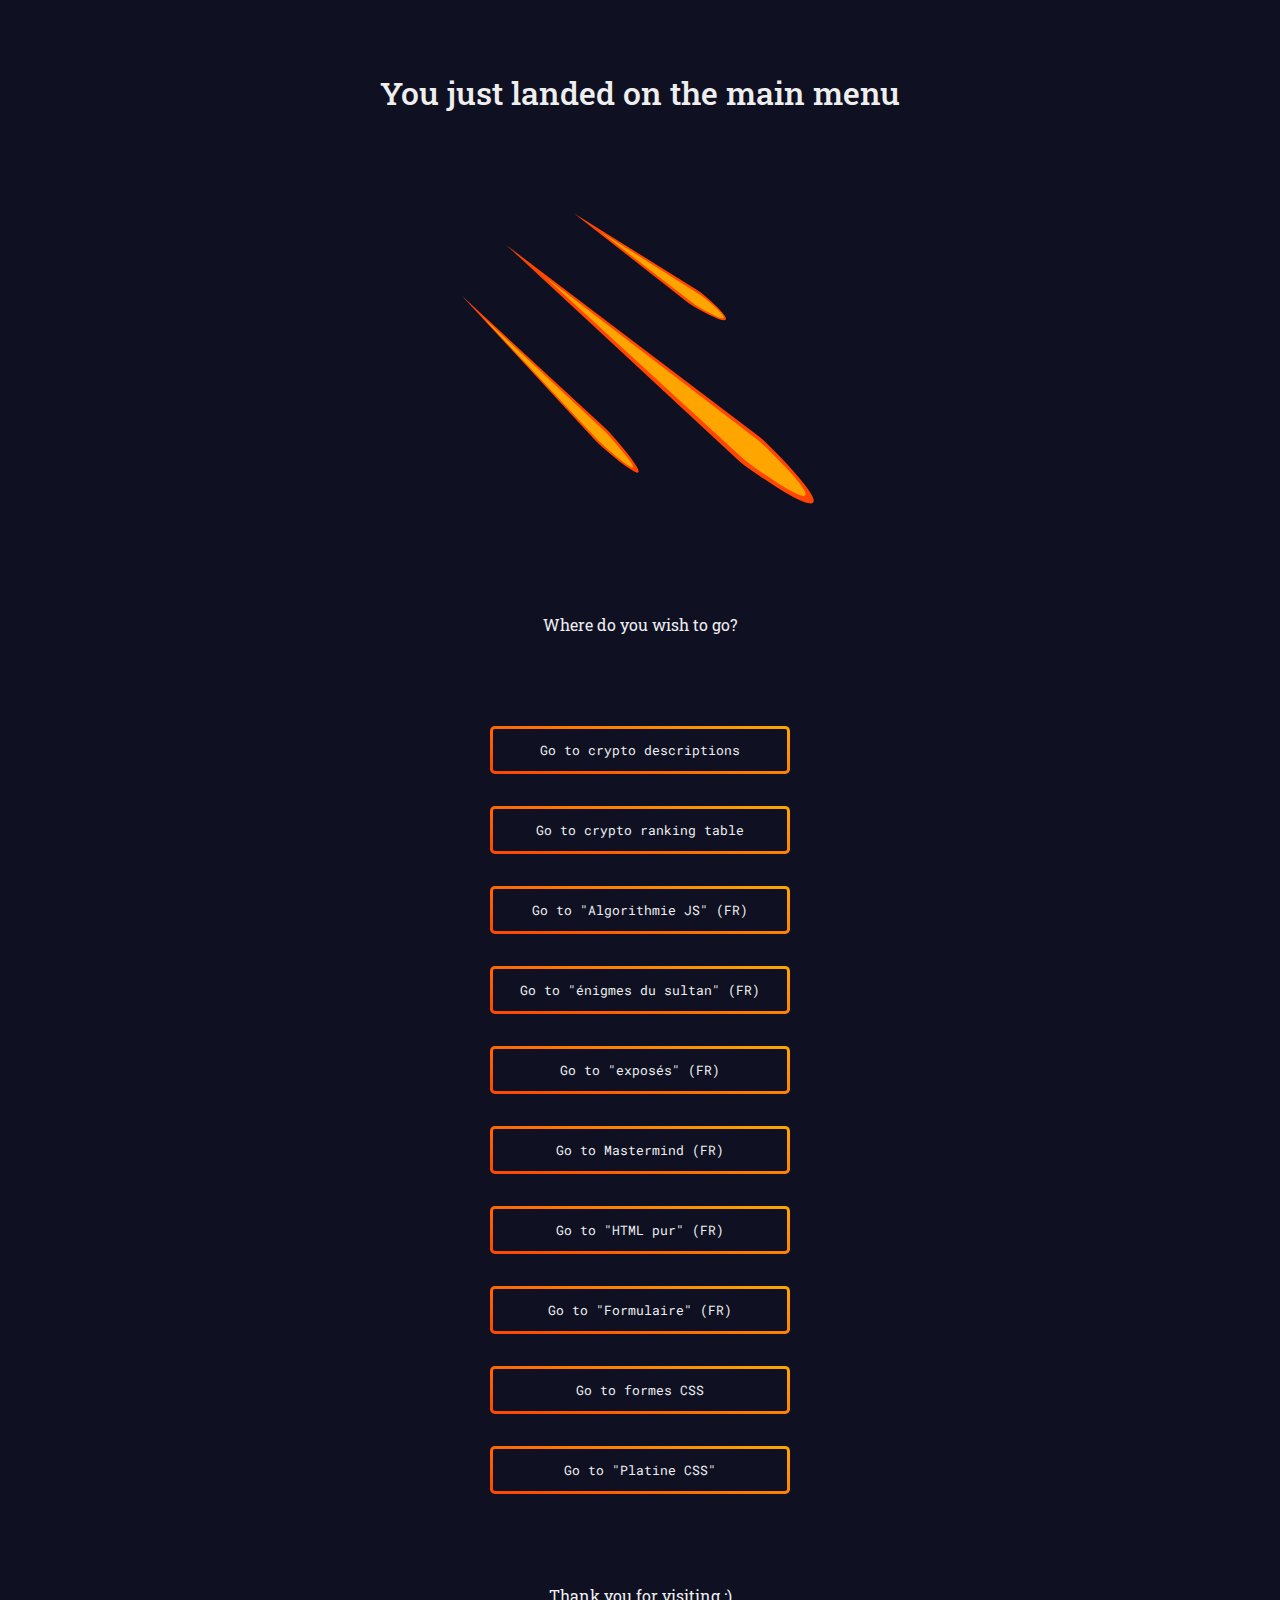
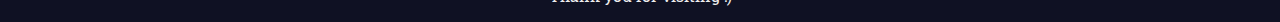
<file: index.html>
<!DOCTYPE html>
<html>

    <head>
        <meta charset="utf-8">
        <meta http-equiv="X-UA-Compatible" content="IE=edge">
        <meta name="viewport" content="width=device-width, initial-scale=1.0">
        <link rel="stylesheet" href="style/style.css">
        <link type="text/css" rel="stylesheet" href="style/style.css">
        <link rel="preconnect" href="https://fonts.gstatic.com">
        <link href="https://fonts.googleapis.com/css2?family=Roboto+Mono:wght@300&display=swap" rel="stylesheet">
        <link href="https://fonts.googleapis.com/css2?family=Roboto+Slab&display=swap" rel="stylesheet">
        <title>Main menu</title>
    </head>

    <body>
        
        <!-- Header: Welcome -->
        <header>
            <h1 class="main-title">You just landed on the main menu</h1>
            <!-- <img class="centered-content" src="images/spacecraft.svg"> -->
            <div class="cadre">
                <div class="red-trail1"></div>
                <div class="orange-trail1"></div>
                <div class="red-trail2"></div>
                <div class="orange-trail2"></div>
                <div class="red-trail3"></div>
                <div class="orange-trail3"></div>
            </div>
            <p class="centered-content">Where do you wish to go?</p>
        </header>

        <!-- Navigation -->
        <section>
            <nav>
                <div class="centered-content">
                    <a href="descriptions.html">
                        <button class="button-gradient-alt">Go to crypto descriptions</button>
                    </a>
                    <br/>
                    <a href="ranking.html">
                        <button class="button-gradient-alt">Go to crypto ranking table</button>
                    </a>
                    <br/>
                    <a href="algorithmie.html">
                        <button class="button-gradient-alt">Go to "Algorithmie JS" (FR)</button>
                    </a>
                    <br/>
                    <a href="enigmes.html">
                        <button class="button-gradient-alt">Go to "énigmes du sultan" (FR)</button>
                    </a>
                    <br/>
                    <a href="exposes.html">
                        <button class="button-gradient-alt">Go to "exposés" (FR)</button>
                    </a>
                    <br/>
                    <a href="mastermind.html">
                        <button class="button-gradient-alt">Go to Mastermind (FR)</button>
                    </a>
                    <br/>
                    <a href="html-pur.html">
                        <button class="button-gradient-alt">Go to "HTML pur" (FR)</button>
                    </a>
                    <br/>
                    <a href="form-garage.html">
                        <button class="button-gradient-alt">Go to "Formulaire" (FR)</button>
                    </a>
                    <br/>
                    <a href="dessin.html">
                        <button class="button-gradient-alt">Go to formes CSS</button>
                    </a>
                    <br/>
                    <a href="platine.html">
                        <button class="button-gradient-alt">Go to "Platine CSS"</button>
                    </a>
                </div>
            </nav>
        </section>

        <footer>
            <p class="centered-content">Thank you for visiting :)</p>
        </footer>

    </body>
    
</html>
</file>
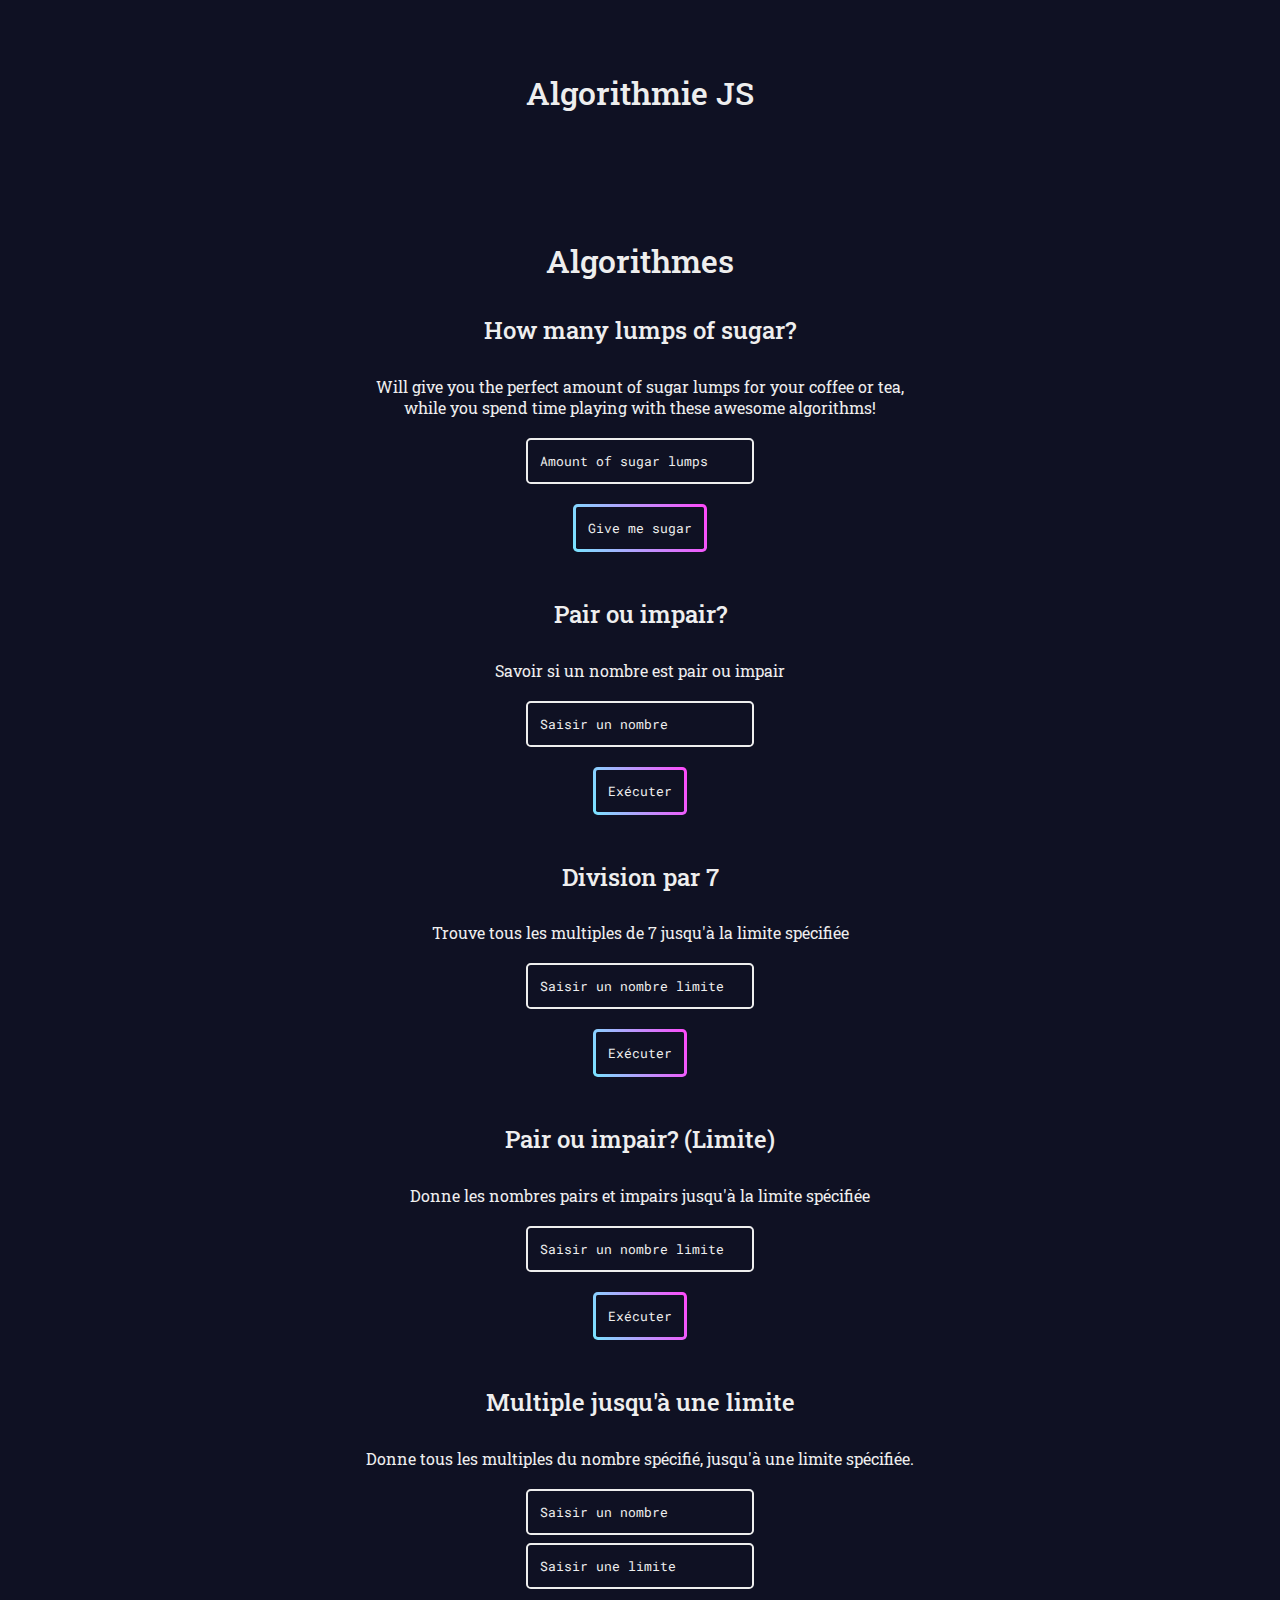
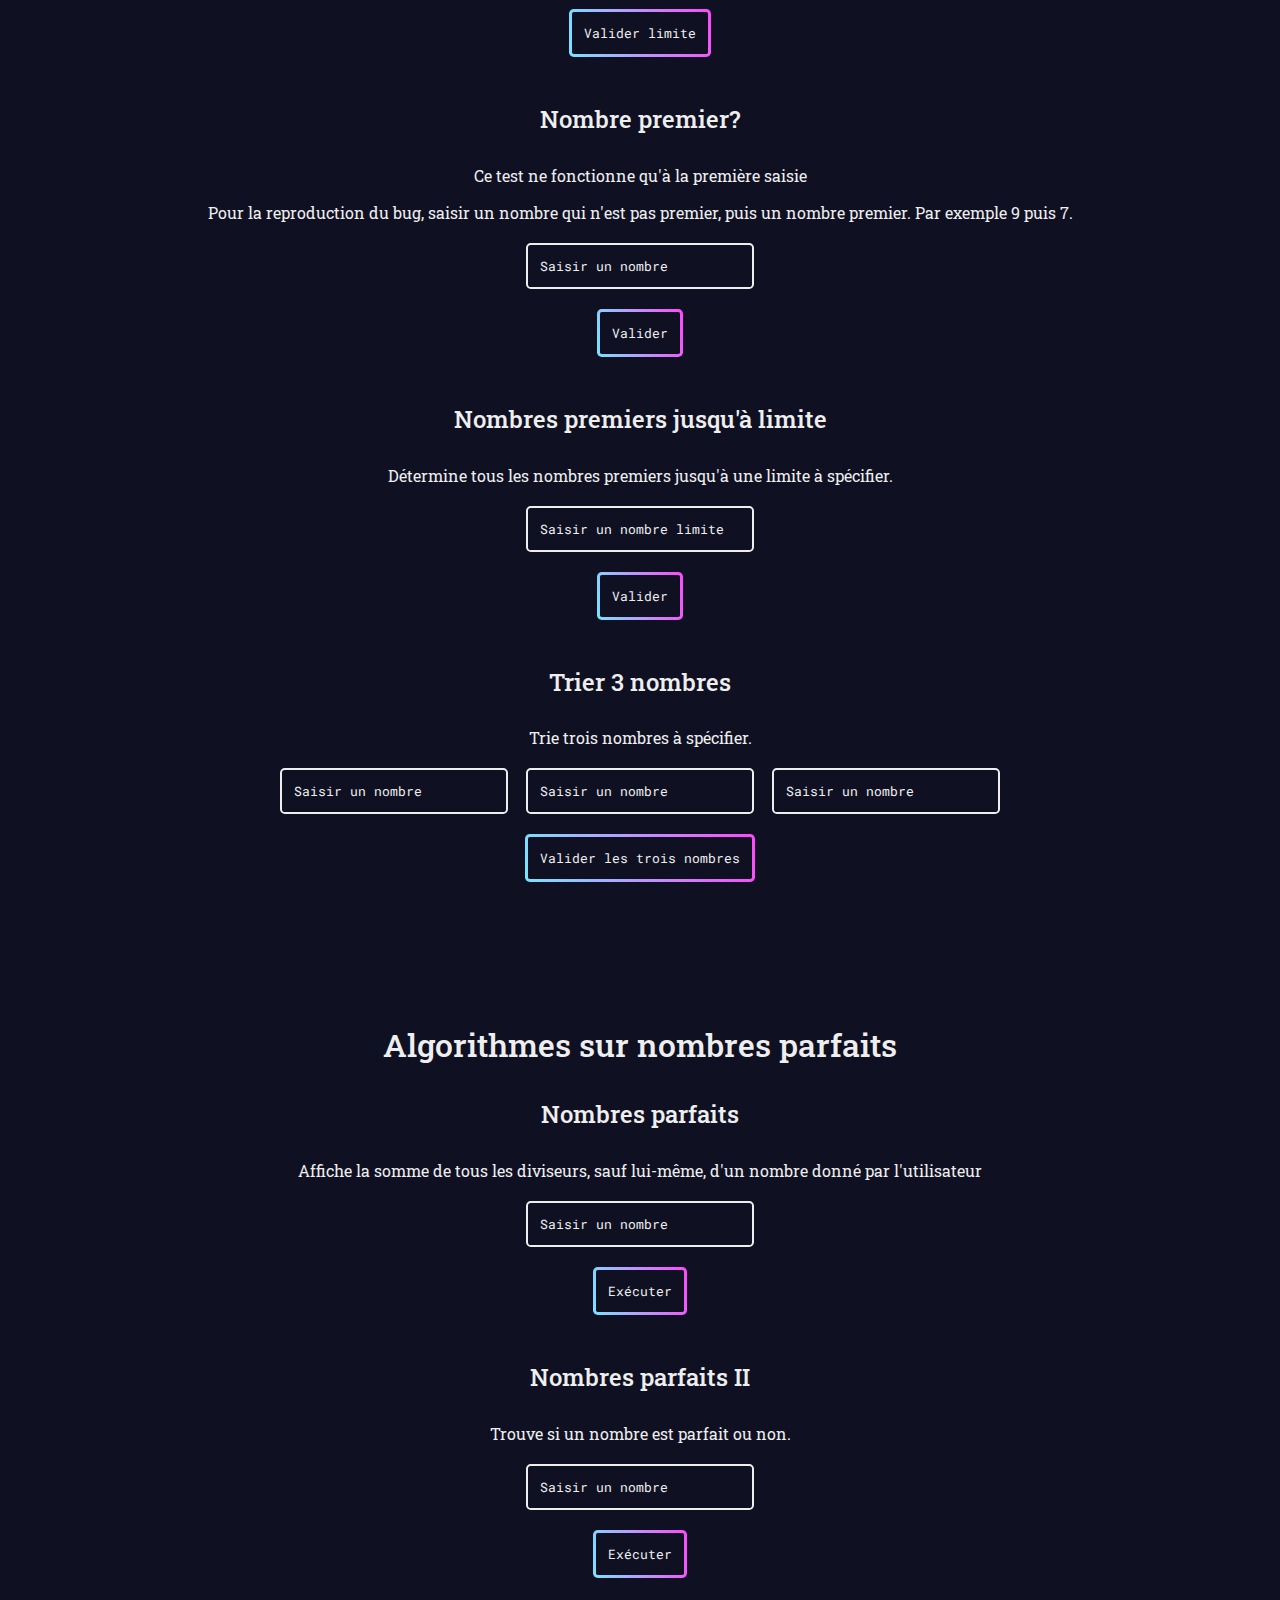
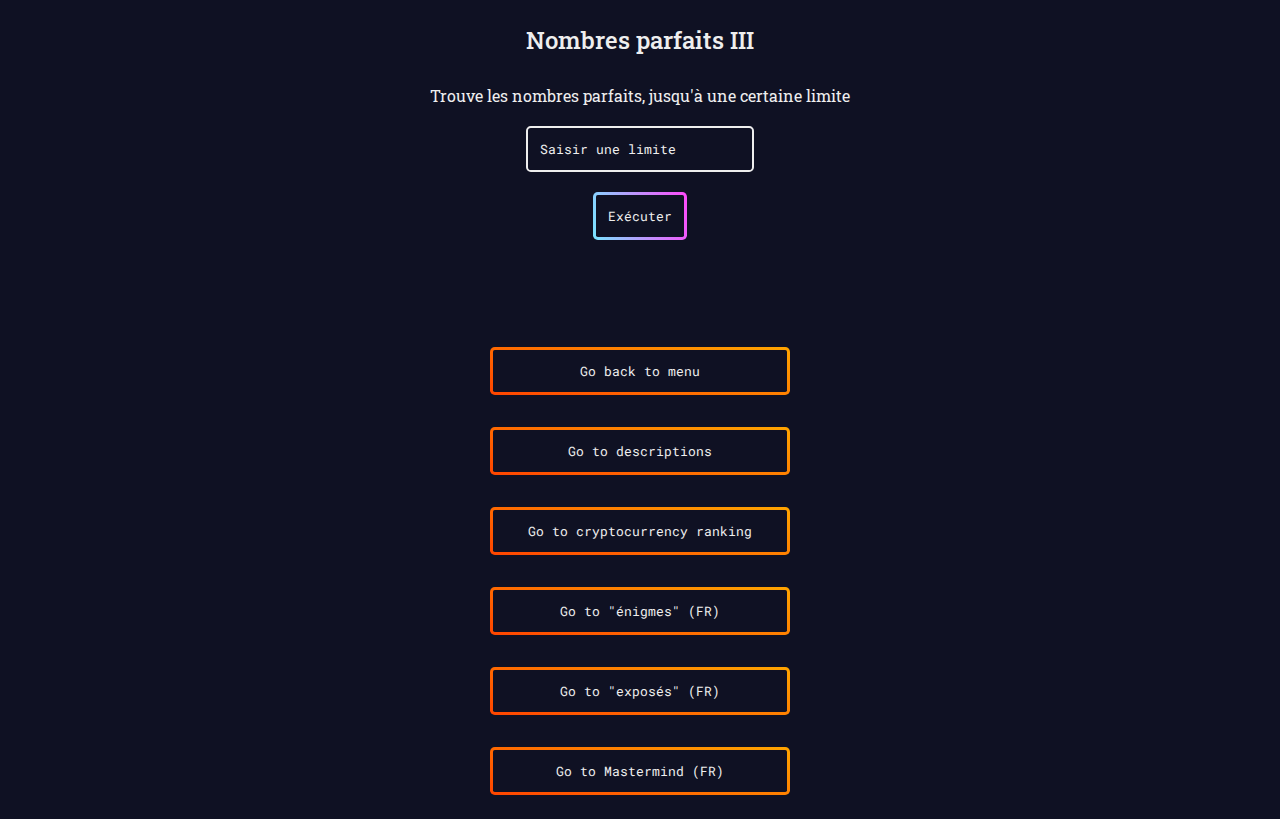
<file: algorithmie.html>
<!DOCTYPE html>
<html lang="en">

    <head>

        <meta charset="utf-8">
        <meta http-equiv="X-UA-Compatible" content="IE=edge">
        <meta name="viewport" content="width=device-width, initial-scale=1.0">
        
        <link rel="stylesheet" href="style/style.css">
        <link type="text/css" rel="stylesheet" href="style/style.css">
        <link rel="preconnect" href="https://fonts.gstatic.com">
        <link href="https://fonts.googleapis.com/css2?family=Roboto+Mono:wght@300&display=swap" rel="stylesheet">
        <link href="https://fonts.googleapis.com/css2?family=Roboto+Slab&display=swap" rel="stylesheet">

        <title>Algorithmie JS</title>
        
        <!-- Différer le chargement des scripts pour laisser toute la page charger -->
        <script src="scripts/sugarLumps.js" defer></script>
        <script src="scripts/divsionBy7.js" defer></script>
        <script src="scripts/oddOrEvenLimit.js" defer></script>
        <script src="scripts/multiples.js" defer></script>
        <script src="scripts/primeNumber.js" defer></script>
        <script src="scripts/primeNumberLimit.js" defer></script>
        <script src="scripts/numberSorting.js" defer></script>
        <script src="scripts/perfectNumber.js" defer></script>
        <script src="scripts/displayPerfectNumbers.js" defer></script>
        <script src="scripts/findPerfectNumbers.js" defer></script>

    </head>

    <body>

        <header>
            <h1 class="main-title">Algorithmie JS</h1>
        </header>

        <!-- Exercices d'algorithmie -->
        <section>

            <h1 class="main-title">Algorithmes</h1>

            <!-- Exercice 0: How many lumps of sugar?-->
            <article>
                <h2 class="exercise-title">How many lumps of sugar?</h2>
                <p class="centered-content">Will give you the perfect amount of sugar lumps for your coffee or tea, <br/> while you spend time playing with these awesome algorithms!</p>
                <div class="centered-content">
                    <input type="text" placeholder="Amount of sugar lumps" id="sugar-lump-input">
                </div>
                <div class="centered-content">
                    <button class="button-gradient" type="button" id="sugar-lumps">Give me sugar</button>
                </div>
                <div class="centered-content" id="demande0"></div>
            </article>

            <!-- Exercice 1: Pair ou impair? -->
            <article>
                <h2 class="exercise-title">Pair ou impair?</h2>
                <p class="centered-content">Savoir si un nombre est pair ou impair</p>
                <div class="centered-content">
                    <input type="text" placeholder="Saisir un nombre" id="ex1-user-input">
                </div>
                <div class="centered-content">
                    <button class="button-gradient" type="button" id="odd-or-even" onclick="displayOddOrEven()">Exécuter</button>
                </div>
                <div class="centered-content" id="demande1"></div>
            </article>
            
            <!-- Exercice 2: Division par 7 -->
            <article>
                <h2 class="exercise-title">Division par 7</h2>
                <p class="centered-content">Trouve tous les multiples de 7 jusqu'à la limite spécifiée</p>
                <div class="centered-content">
                    <input type="text" placeholder="Saisir un nombre limite" id="ex2-user-input">
                </div>
                <div class="centered-content">
                    <button class="button-gradient" type="button" id="division-by-7">Exécuter</button>
                </div>
                <div class="centered-content" id="demande2"></div>
            </article>

            <!-- Exercice 3: Pair ou impair jusqu'à limite -->
            <article>
                <h2 class="exercise-title">Pair ou impair? (Limite)</h2>
                <p class="centered-content">Donne les nombres pairs et impairs jusqu'à la limite spécifiée</p>
                <div class="centered-content">
                    <input type="text" placeholder="Saisir un nombre limite" id="ex3-user-input">
                </div>
                <div class="centered-content">
                    <button class="button-gradient" type="button" id="odd-or-even-limit">Exécuter</button>
                </div>
                <div class="centered-content" id="demande3"></div>
            </article>

            <!-- Exercice 4: Multiples d'un nombre jusqu'à limite -->
            <article>
                <h2 class="exercise-title">Multiple jusqu'à une limite</h2>
                <p class="centered-content">Donne tous les multiples du nombre spécifié, jusqu'à une limite spécifiée.</p>
                <!-- Une div pour chaque input -> alignement vertical -->
                <div class="centered-content">
                    <input type="text" placeholder="Saisir un nombre" id="ex4-user-input1">
                </div>
                <div class="centered-content">
                    <input type="text" placeholder="Saisir une limite" id="ex4-user-input2">
                </div>
                <div class="centered-content">
                    <button class="button-gradient" type="button" onclick="displayMultiples()" id="multiple-limit">Valider limite</button>
                </div>
                <div class="centered-content" id="demande4"></div>
            </article>

            <!-- Exercice 5: Nombre premier? -->
            <article>
                <h2 class="exercise-title">Nombre premier?</h2>
                <p class="centered-content">Ce test ne fonctionne qu'à la première saisie</p>
                <p class="centered-content">Pour la reproduction du bug, saisir un nombre qui n'est pas premier, puis un nombre premier. Par exemple 9 puis 7.</p>
                <div class="centered-content">
                    <input type="text" placeholder="Saisir un nombre" id="ex5-user-input">
                </div>
                <div class="centered-content">
                    <button class="button-gradient" type="button" id="prime-number">Valider</button>
                </div>
                <div class="centered-content" id="demande5"></div>
            </article>
            
            <!-- Exercice 6: Déterminer tous les nombres premiers jusqu'à limite -->
            <article>
                <h2 class="exercise-title">Nombres premiers jusqu'à limite</h2>
                <p class="centered-content">Détermine tous les nombres premiers jusqu'à une limite à spécifier.</p>
                <div class="centered-content">
                    <input type="text" placeholder="Saisir un nombre limite" id="ex6-user-input">
                </div>
                <div class="centered-content">
                    <button class="button-gradient" type="button" id="prime-number-limit">Valider</button>
                </div>
                <div class="centered-content" id="demande6"></div>
            </article>

            <!-- Exercice7: Trier 3 nombres saisis par l'utilisateur -->
            <article>
                <h2 class="exercise-title">Trier 3 nombres</h2>
                <p class="centered-content">Trie trois nombres à spécifier.</p>
                <!-- 3 inputs dans une même div -> alignement horizontal -->
                <div class="centered-content">
                    <input type="number" placeholder="Saisir un nombre" id="ex7-user-input1">
                    <input type="number" placeholder="Saisir un nombre" id="ex7-user-input2">
                    <input type="number" placeholder="Saisir un nombre" id="ex7-user-input3">
                </div>
                <div class="centered-content">
                    <button class="button-gradient" type="button" id="sort-numbers">Valider les trois nombres</button>
                </div>
                <div class="centered-content" id="demande7"></div>
            </article>

        </section>

        <!-- Algorithmes sur nombres parfaits-->
        <section>

            <h1 class="main-title">Algorithmes sur nombres parfaits</h1>
        
            <article>
                <h2 class="exercise-title">Nombres parfaits</h2>
                <p class="centered-content">Affiche la somme de tous les diviseurs, sauf lui-même, d'un nombre donné par l'utilisateur</p>
                <div class="centered-content">
                    <input type="text" placeholder="Saisir un nombre" id="ex10-user-input">
                </div>
                <div class="centered-content">
                    <button class="button-gradient" type="button" id="perfect-number">Exécuter</button>
                </div>
                <div class="centered-content" id="demande10"></div>
            </article>
    
            <article>
                <h2 class="exercise-title">Nombres parfaits II</h2>
                <p class="centered-content">Trouve si un nombre est parfait ou non.</p>
                <div class="centered-content">
                    <input type="text" placeholder="Saisir un nombre" id="ex-11-user-input">
                </div>
                <div class="centered-content">
                    <button class="button-gradient" type="button" id="perfect-number2">Exécuter</button>
                </div>
                <div class="centered-content" id="demande11"></div>
            </article>
    
            <article>
                <h2 class="exercise-title">Nombres parfaits III</h2>
                <p class="centered-content">Trouve les nombres parfaits, jusqu'à une certaine limite</p>
                <div class="centered-content">
                    <input type="text" placeholder="Saisir une limite" id="ex12-user-input">
                </div>
                <div class="centered-content">
                    <button class="button-gradient" type="button" id="perfect-number3">Exécuter</button>
                </div>
                <div class="centered-content" id="demande12"></div>
            </article>

        </section>

        <!-- Footer qui intègre la navigation -->
        <footer>
            <nav>
                <div class="centered-content">
                    <a href="index.html">
                        <button class="button-gradient-alt">Go back to menu</button>
                    </a>
                    <br/>
                    <a href="descriptions.html">
                        <button class="button-gradient-alt">Go to descriptions</button>
                    </a>
                    <br/>
                    <a href="ranking.html">
                        <button class="button-gradient-alt">Go to cryptocurrency ranking</button>
                    </a>
                    <br/>
                    <a href="enigmes.html">
                        <button class="button-gradient-alt">Go to "énigmes" (FR)</button>
                    </a>
                    <br/>
                    <a href="exposes.html">
                        <button class="button-gradient-alt">Go to "exposés" (FR)</button>
                    </a>
                    <br/>
                    <a href="mastermind.html">
                        <button class="button-gradient-alt">Go to Mastermind (FR)</button>
                    </a>
                </div>
            </nav>
        </footer>
        
        <!-- Il est possible de mettre les scripts en bas du body -->
        <script src="scripts/oddOrEven.js"></script>

    </body>

</html>
</file>
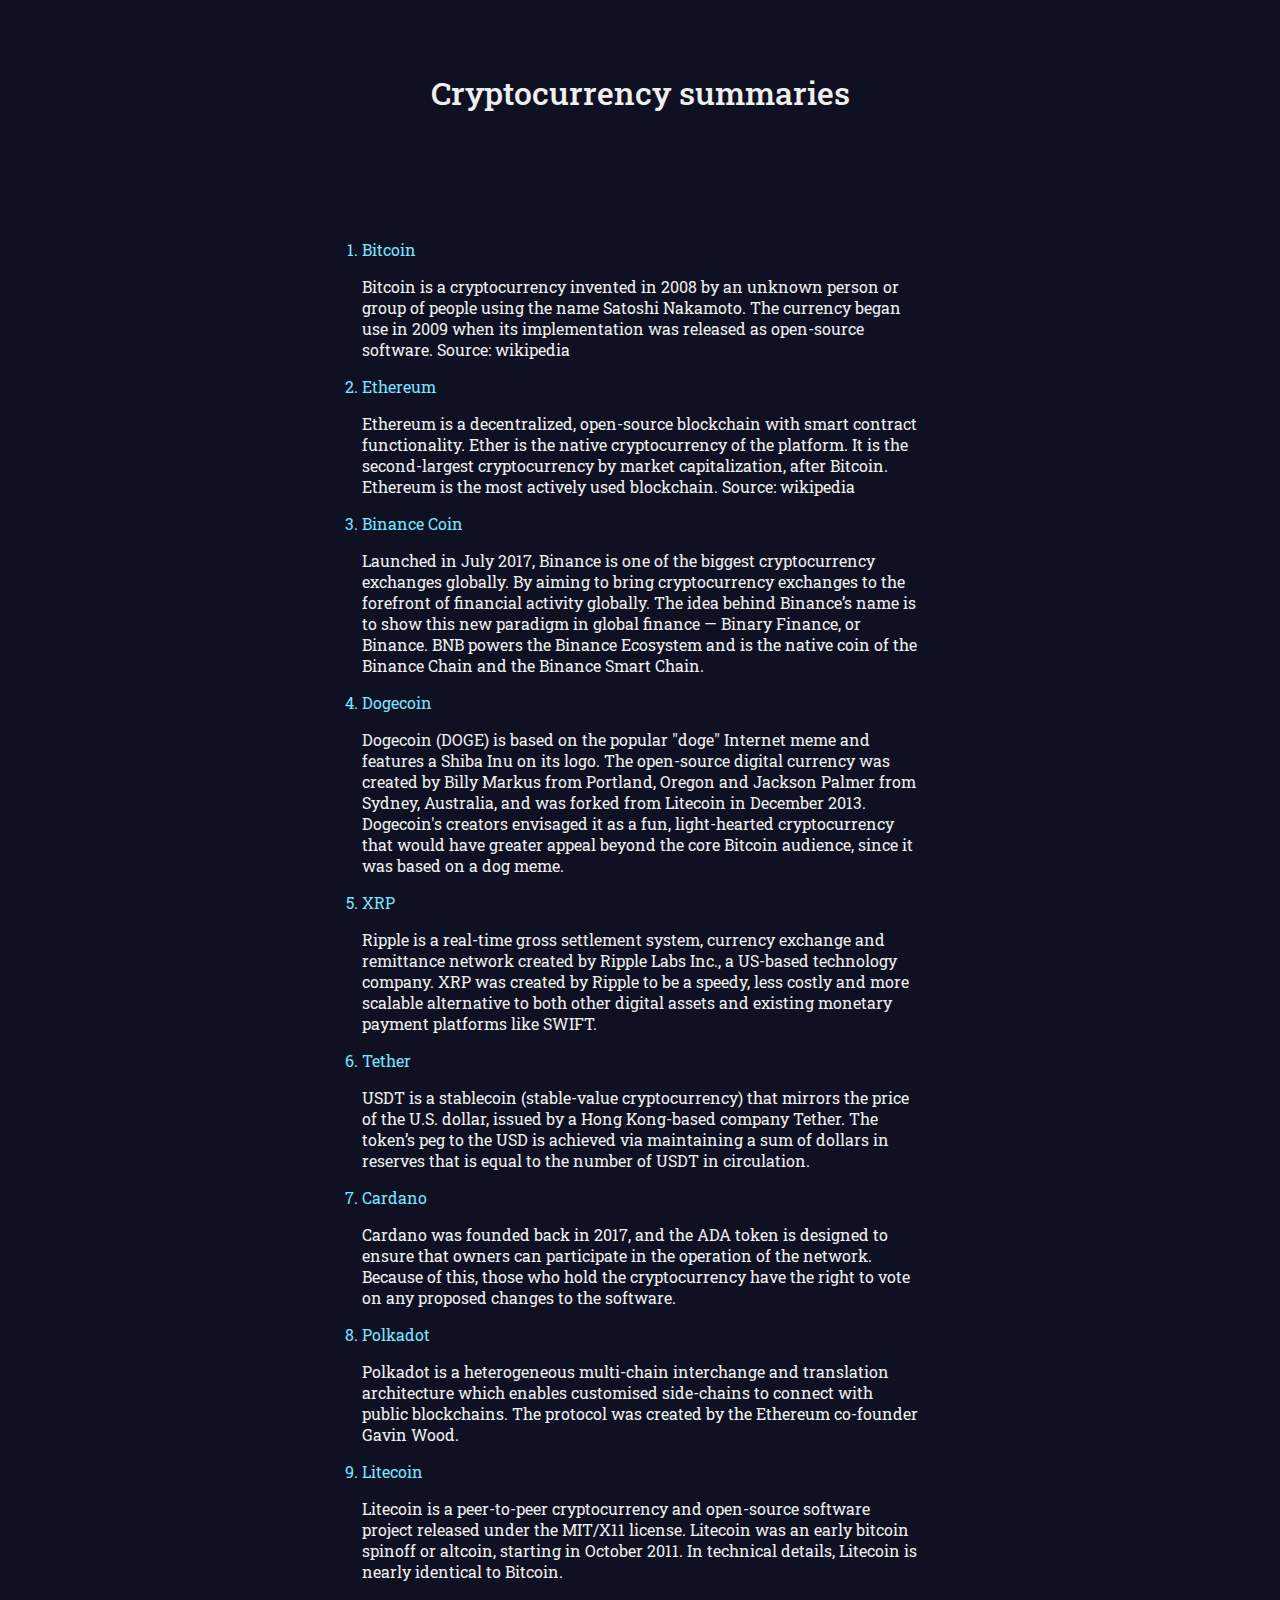
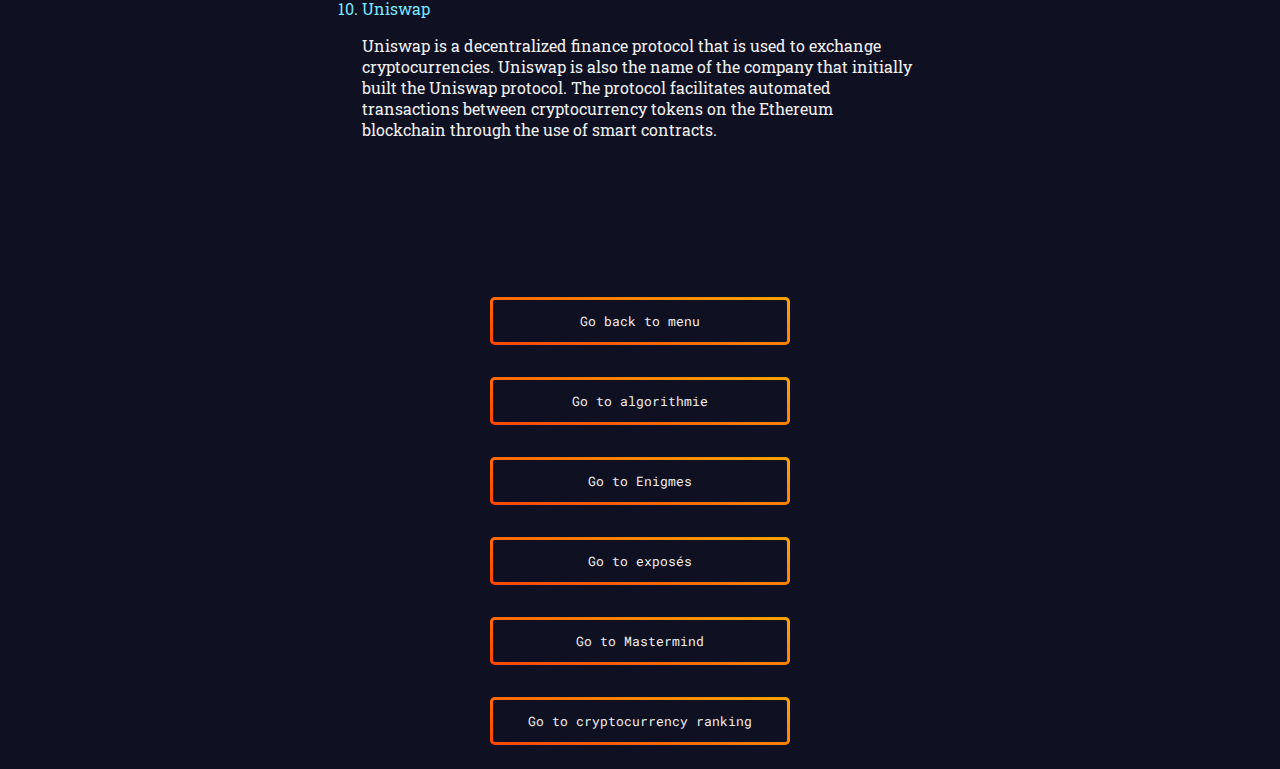
<file: descriptions.html>
<!DOCTYPE html>
<html lang="en">

    <head>
        <meta charset="UTF-8">

        <link type="text/css" rel="stylesheet" href="style/style.css">
        <link rel="preconnect" href="https://fonts.gstatic.com">
        <link href="https://fonts.googleapis.com/css2?family=Roboto+Mono:wght@300&display=swap" rel="stylesheet">
        <link href="https://fonts.googleapis.com/css2?family=Roboto+Slab&display=swap" rel="stylesheet">

        <meta http-equiv="X-UA-Compatible" content="IE=edge">
        <meta name="viewport" content="width=device-width, initial-scale=1.0">
        
        <title>Cryptocurrency summary</title>
    </head>
    
    <body>

        <header>
            <h1 class="main-title">Cryptocurrency summaries</h1>
        </header>

        <section>
            <div class="descriptions">
                <ol>
                    <li>Bitcoin</li>
                    <p>
                        Bitcoin is a cryptocurrency invented in 2008 by an unknown person or group of people using the name Satoshi Nakamoto. 
                        The currency began use in 2009 when its implementation was released as open-source software.
                        Source: wikipedia
                    </p>
                    <li>Ethereum</li>
                    <p>
                        Ethereum is a decentralized, open-source blockchain with smart contract functionality. 
                        Ether is the native cryptocurrency of the platform. It is the second-largest cryptocurrency by market capitalization, after Bitcoin. 
                        Ethereum is the most actively used blockchain.
                        Source: wikipedia
                    </p>
                    <li>Binance Coin</li>
                    <p>
                        Launched in July 2017, Binance is one of the biggest cryptocurrency exchanges globally. By aiming to bring cryptocurrency exchanges to the forefront of financial activity globally. 
                        The idea behind Binance’s name is to show this new paradigm in global finance — Binary Finance, or Binance.
                        BNB powers the Binance Ecosystem and is the native coin of the Binance Chain and the Binance Smart Chain.
                    </p>
                    <li>Dogecoin</li>
                    <p>
                        Dogecoin (DOGE) is based on the popular "doge" Internet meme and features a Shiba Inu on its logo. 
                        The open-source digital currency was created by Billy Markus from Portland, Oregon and Jackson Palmer from Sydney, Australia, and was forked from Litecoin in December 2013. 
                        Dogecoin's creators envisaged it as a fun, light-hearted cryptocurrency that would have greater appeal beyond the core Bitcoin audience, since it was based on a dog meme.
                    </p>
                    <li>XRP</li>
                    <p>
                        Ripple is a real-time gross settlement system, currency exchange and remittance network created by Ripple Labs Inc., a US-based technology company.
                        XRP was created by Ripple to be a speedy, less costly and more scalable alternative to both other digital assets and existing monetary payment platforms like SWIFT.
                    </p>
                    <li>Tether</li>
                    <p>
                        USDT is a stablecoin (stable-value cryptocurrency) that mirrors the price of the U.S. dollar, issued by a Hong Kong-based company Tether. 
                        The token’s peg to the USD is achieved via maintaining a sum of dollars in reserves that is equal to the number of USDT in circulation.
                    </p>
                    <li>Cardano</li>
                    <p>
                        Cardano was founded back in 2017, and the ADA token is designed to ensure that owners can participate in the operation of the network. 
                        Because of this, those who hold the cryptocurrency have the right to vote on any proposed changes to the software.
                    </p>
                    <li>Polkadot</li>
                    <p>
                        Polkadot is a heterogeneous multi-chain interchange and translation architecture which enables customised side-chains to connect with public blockchains. 
                        The protocol was created by the Ethereum co-founder Gavin Wood.
                    </p>
                    <li>Litecoin</li>
                    <p>
                        Litecoin is a peer-to-peer cryptocurrency and open-source software project released under the MIT/X11 license. 
                        Litecoin was an early bitcoin spinoff or altcoin, starting in October 2011. 
                        In technical details, Litecoin is nearly identical to Bitcoin.
                    </p>
                    <li>Uniswap</li>
                    <p>
                        Uniswap is a decentralized finance protocol that is used to exchange cryptocurrencies. 
                        Uniswap is also the name of the company that initially built the Uniswap protocol. 
                        The protocol facilitates automated transactions between cryptocurrency tokens on the Ethereum blockchain through the use of smart contracts.
                    </p>
                </ol>
            </div>
        </section>

        <!-- Navigation -->
        <footer>
            <nav>
                <div class="centered-content">
                    <a href="index.html">
                        <button class="button-gradient-alt">Go back to menu</button>
                    </a>
                    <br/>
                    <a href="algorithmie.html">
                        <button class="button-gradient-alt">Go to algorithmie</button>
                    </a>
                    <br/>
                    <a href="enigmes.html">
                        <button class="button-gradient-alt">Go to Enigmes</button>
                    </a>
                    <br/>
                    <a href="exposes.html">
                        <button class="button-gradient-alt">Go to exposés</button>
                    </a>
                    <br/>
                    <a href="mastermind.html">
                        <button class="button-gradient-alt">Go to Mastermind</button>
                    </a>
                    <br/>
                    <a href="ranking.html">
                        <button class="button-gradient-alt"5>Go to cryptocurrency ranking</button>
                    </a>
                </div>
            </nav>
        </footer>
    </body>

</html>
</file>
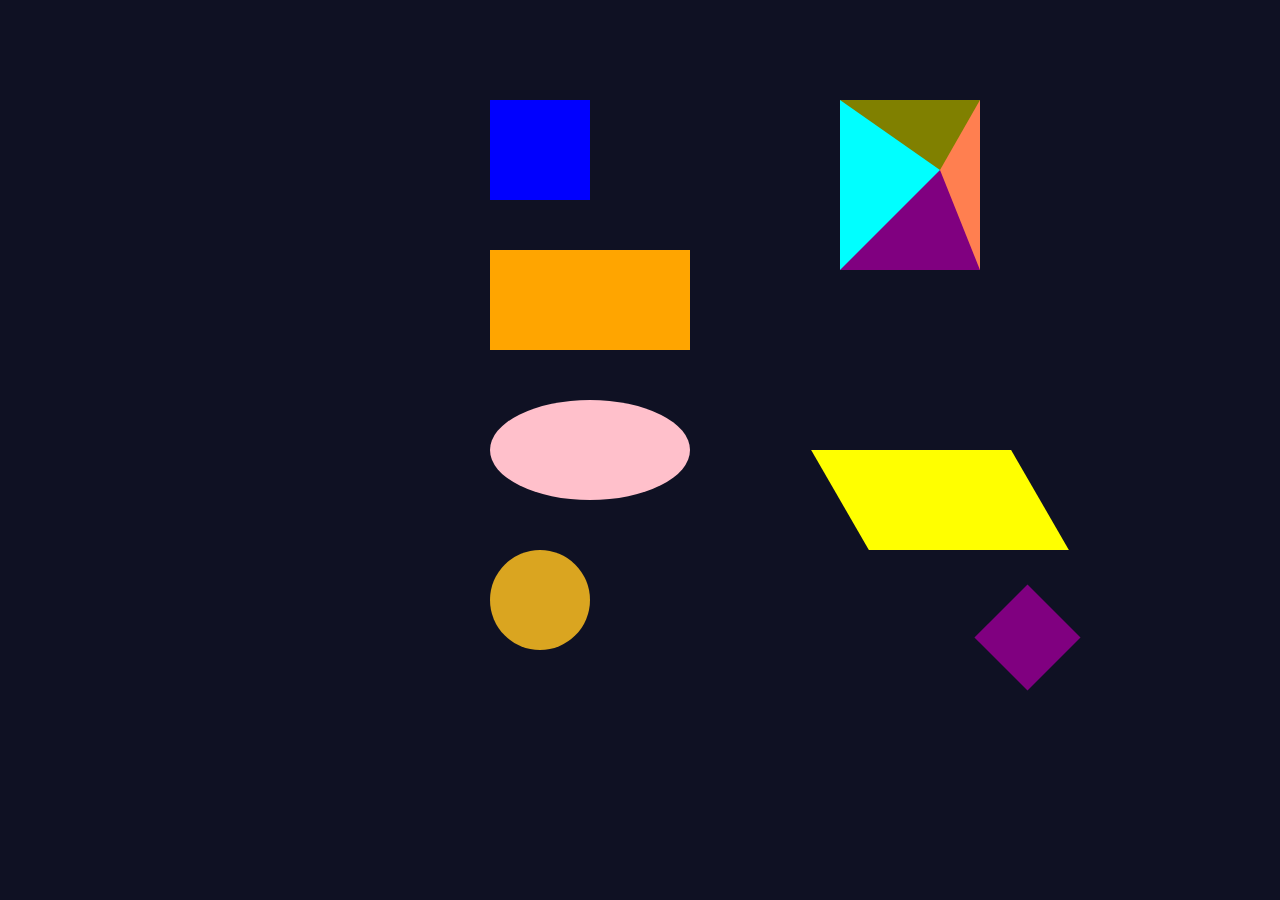
<file: dessin.html>
<!DOCTYPE html>
<html lang="en">

    <head>

        <meta charset="UTF-8">
        <meta http-equiv="X-UA-Compatible" content="IE=edge">
        <meta name="viewport" content="width=device-width, initial-scale=1.0">
        
        <title>Dessin CSS</title>

        <link rel="stylesheet" href="./style/style.css">

    </head>

    <body>

        <div class="cadre">

            <div class="carre"></div>
            <div class="rectangle"></div>
            <div class="ovale"></div>
            <div class="rond"></div>
            <div class="triangle"></div>
            <div class="parralelogramme"></div>
            <div class="losange"></div>
            
        </div>

    </body>

</html>
</file>
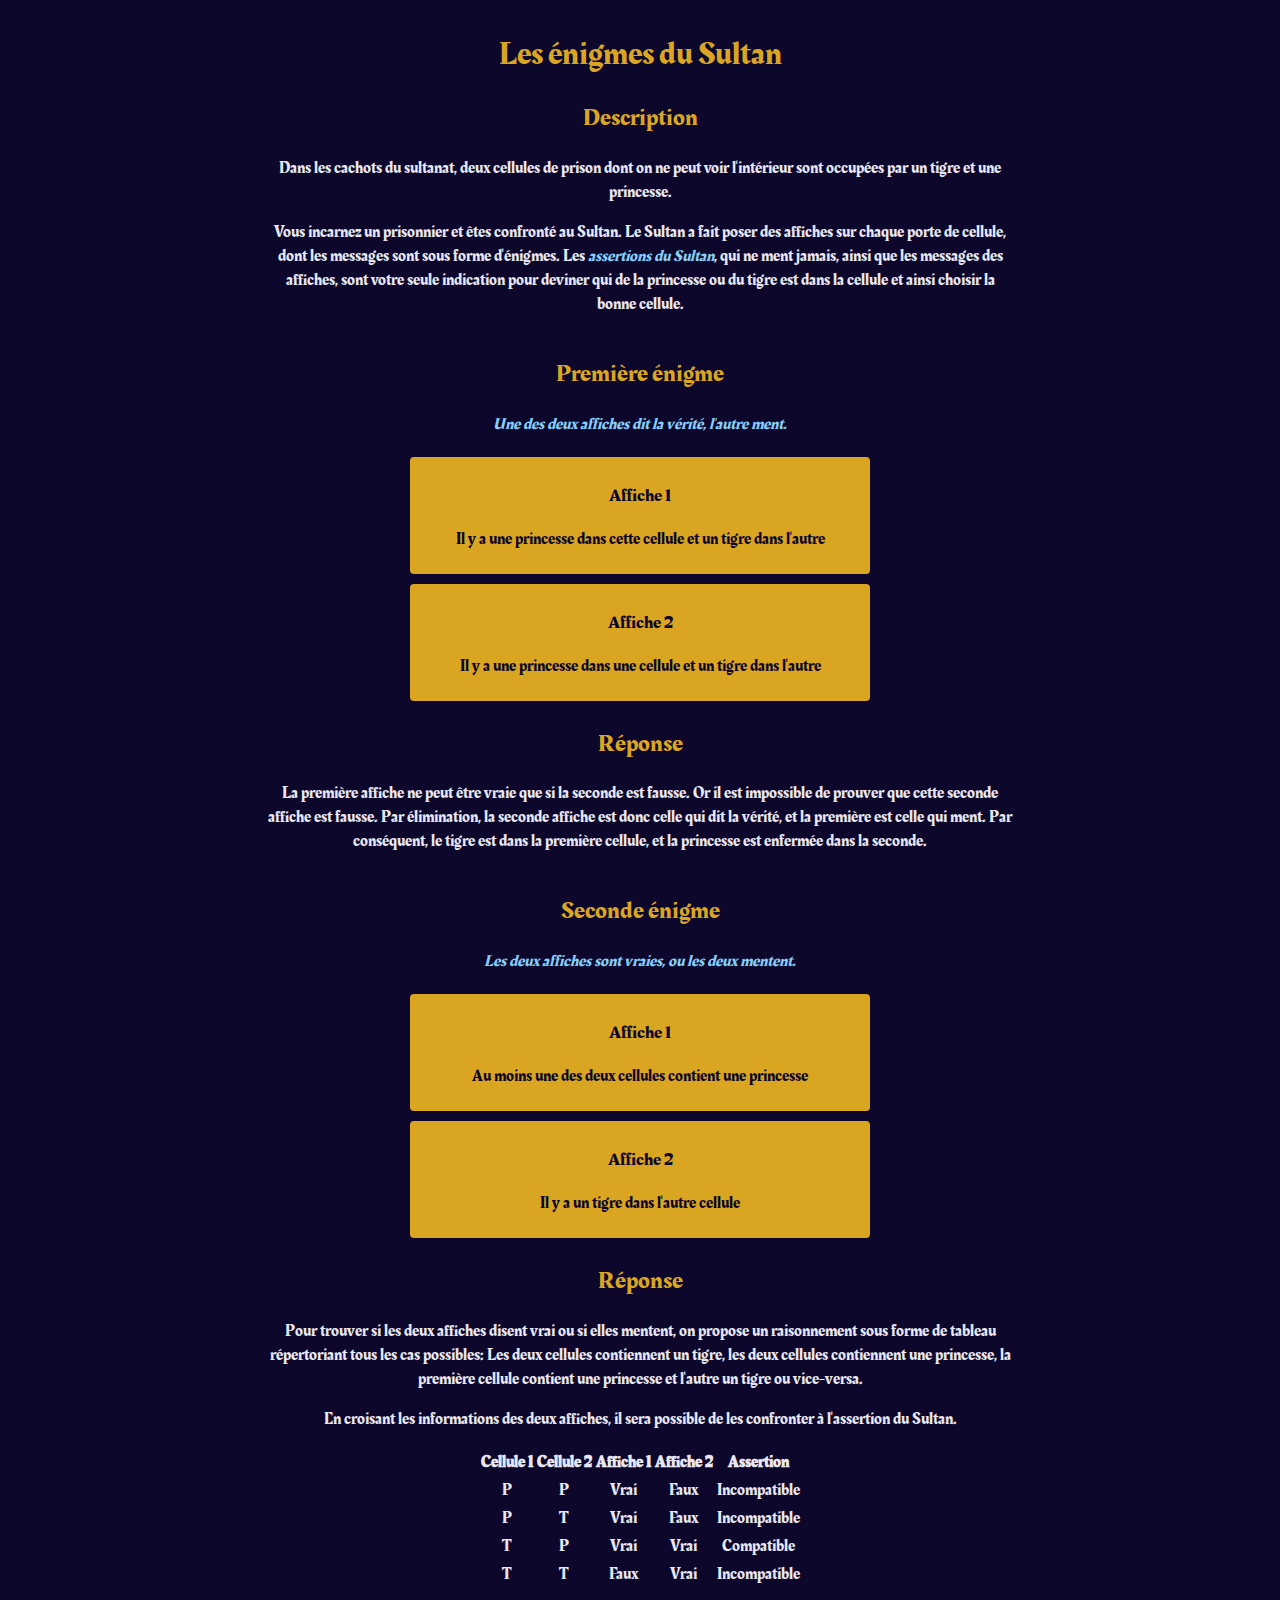
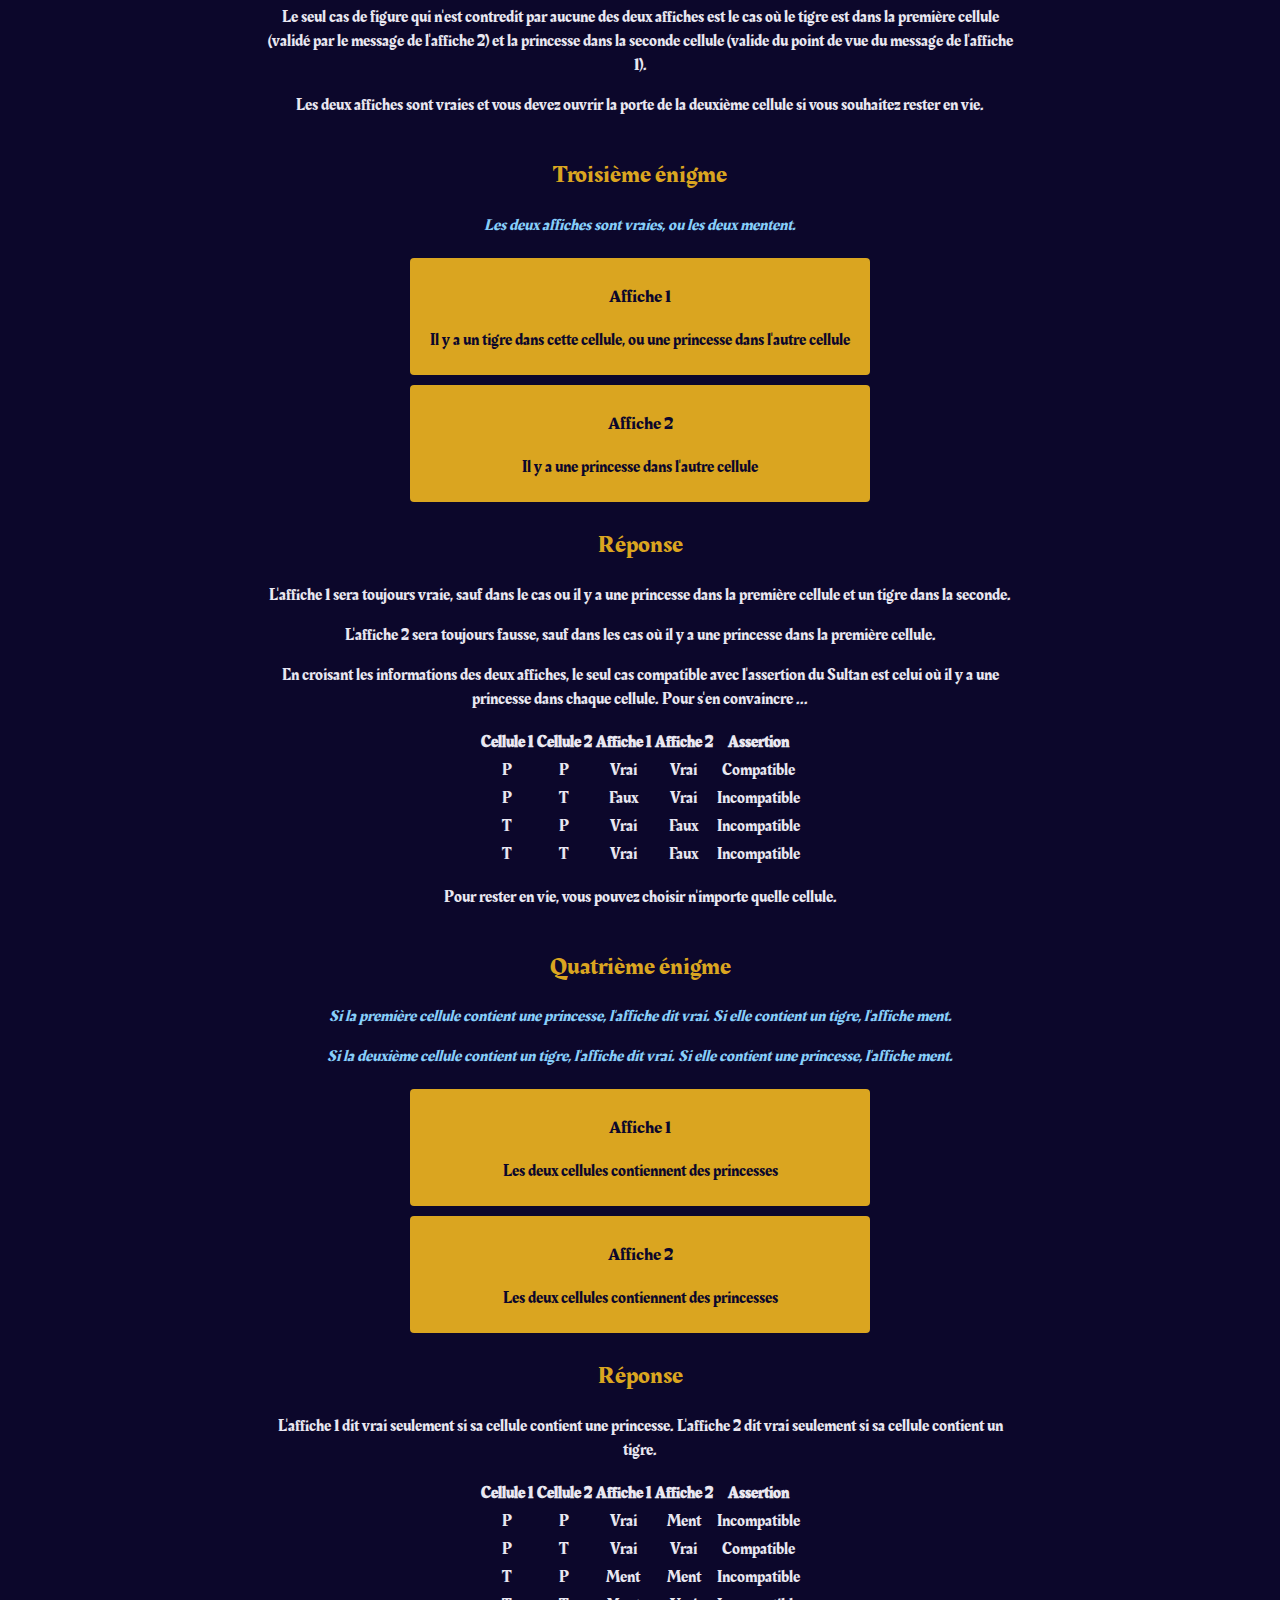
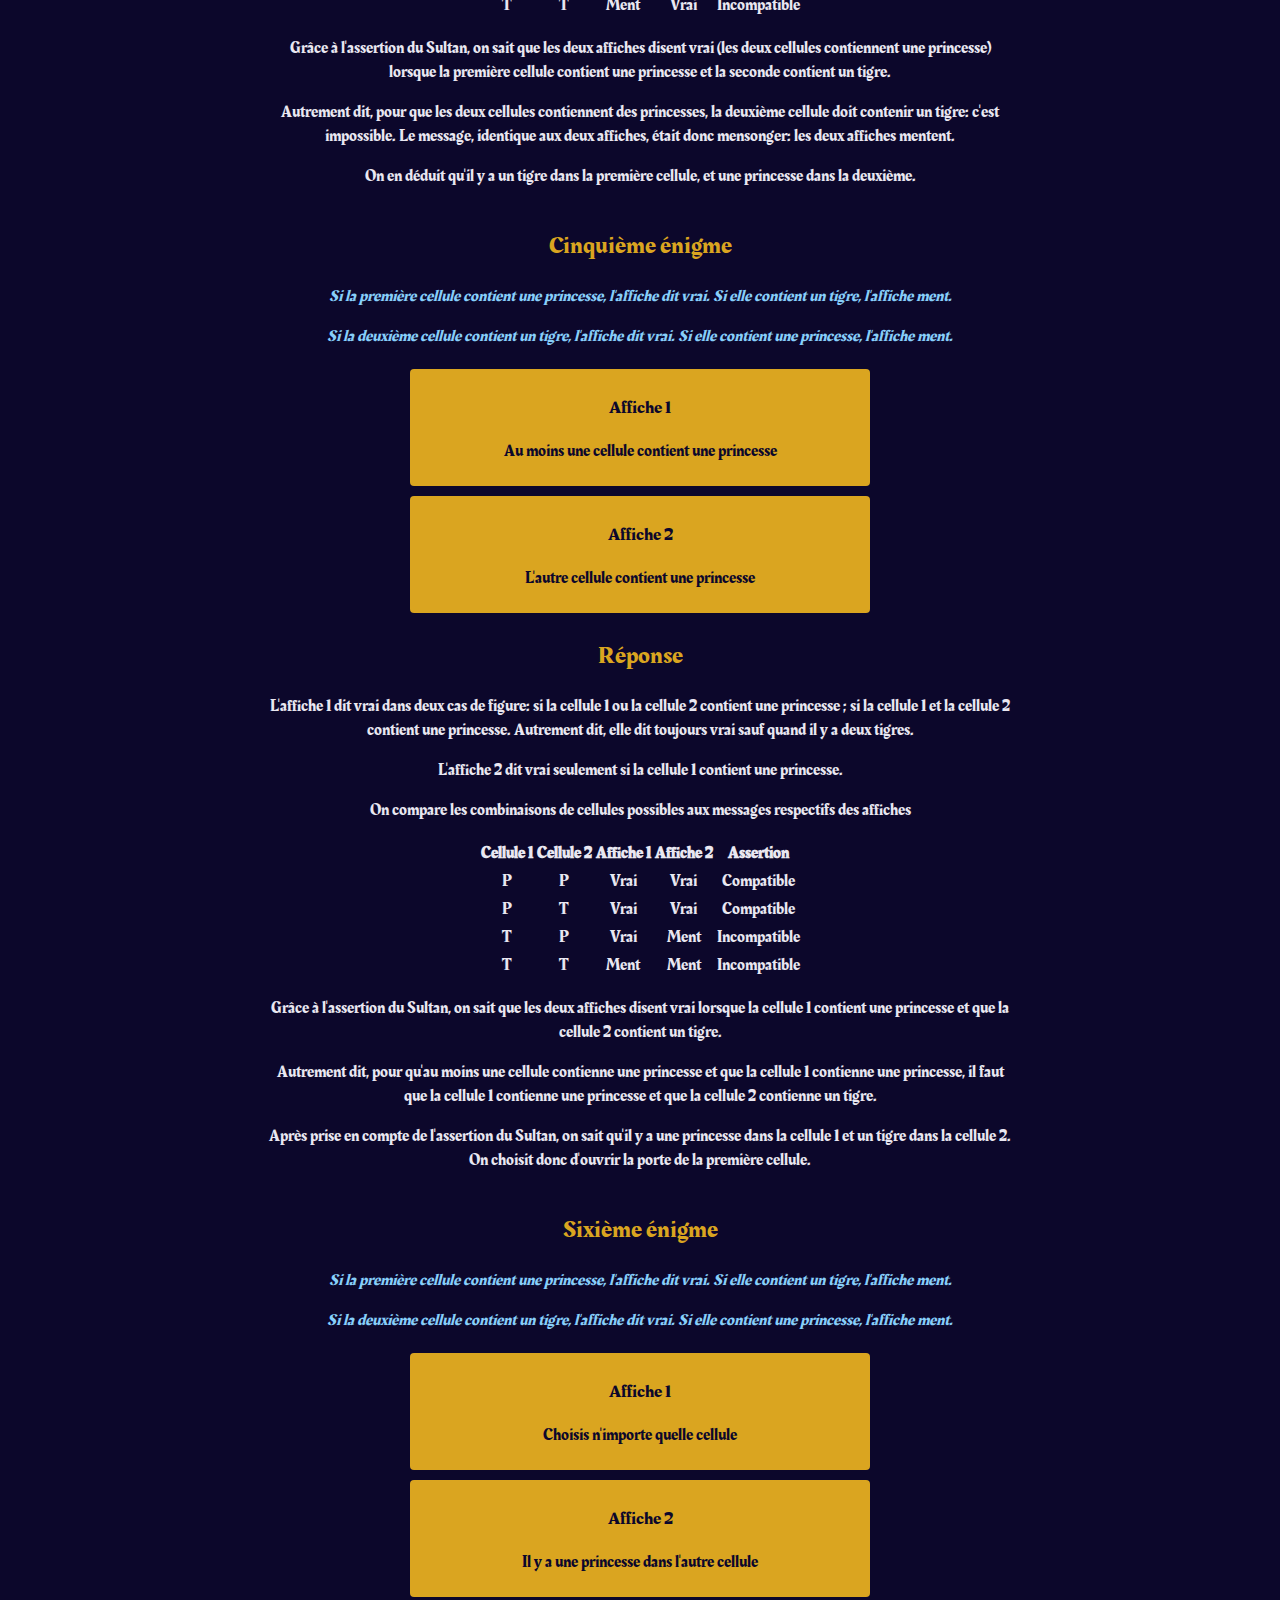
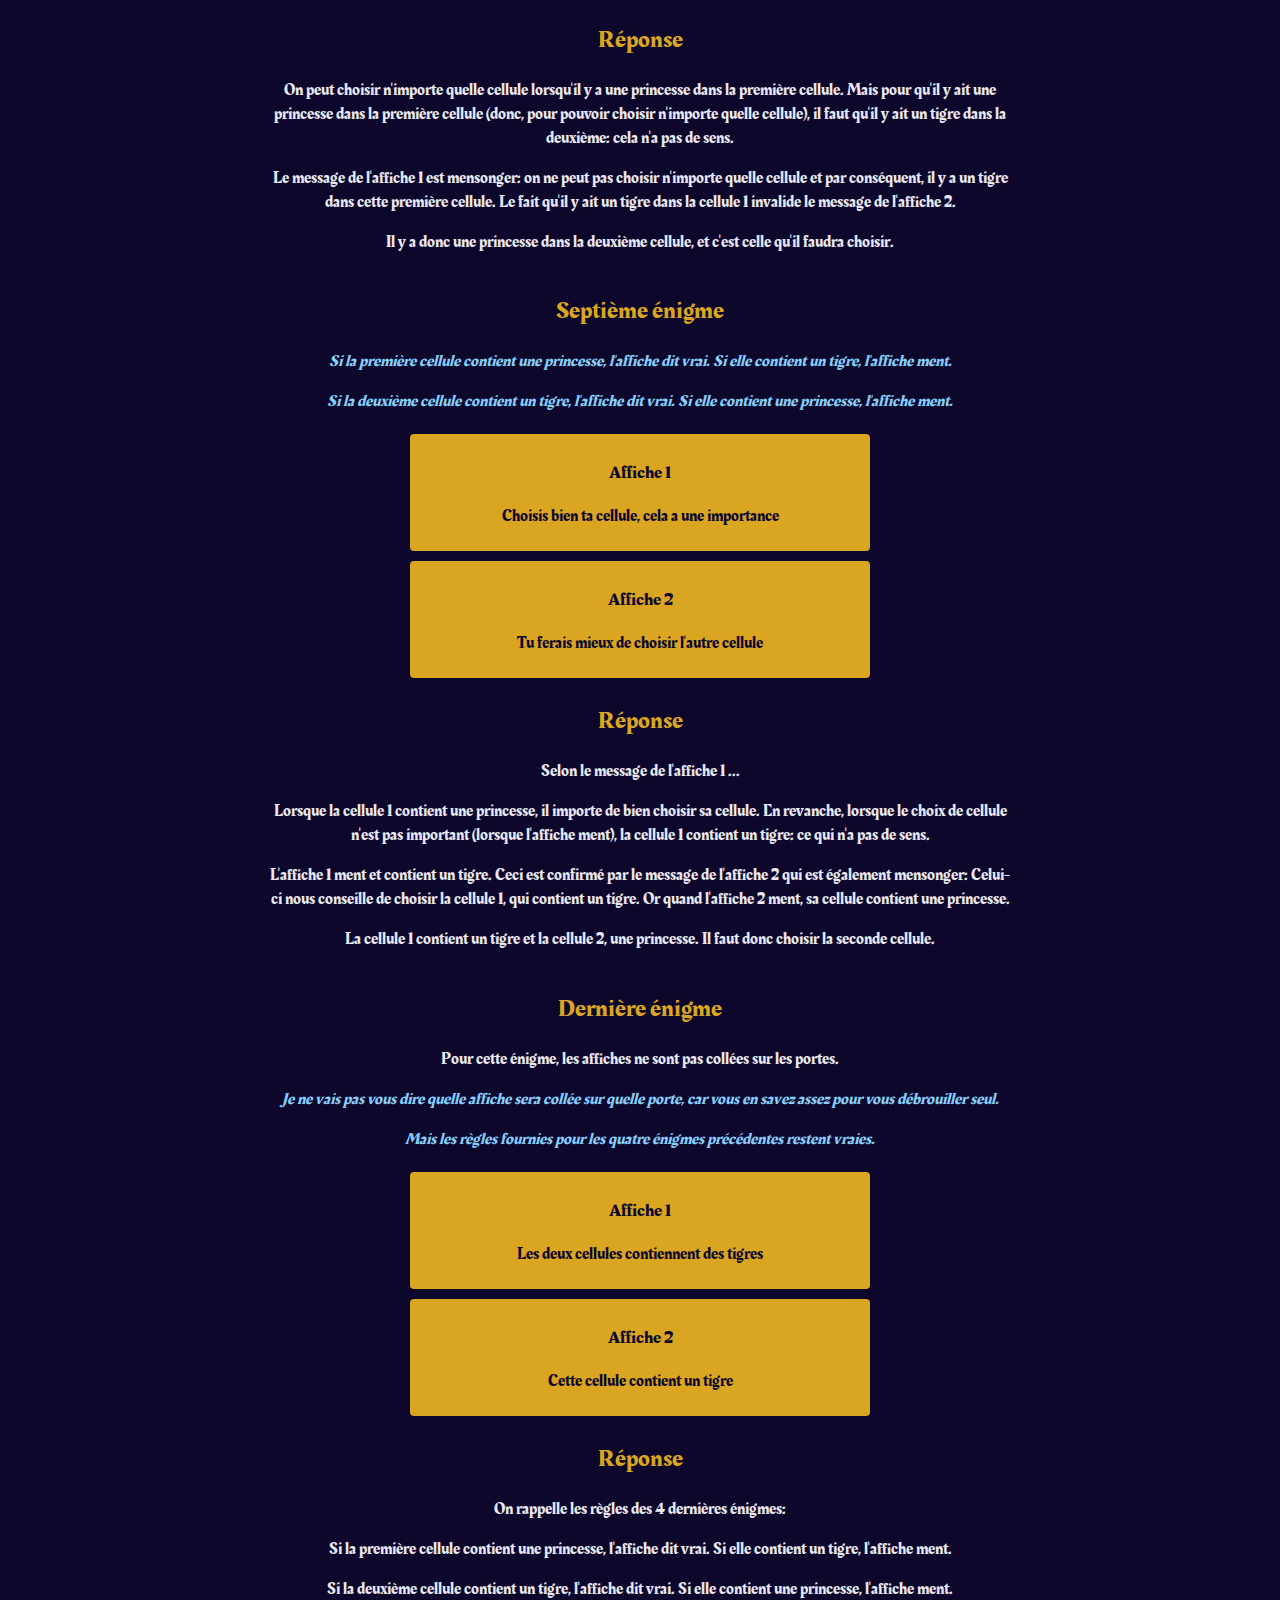
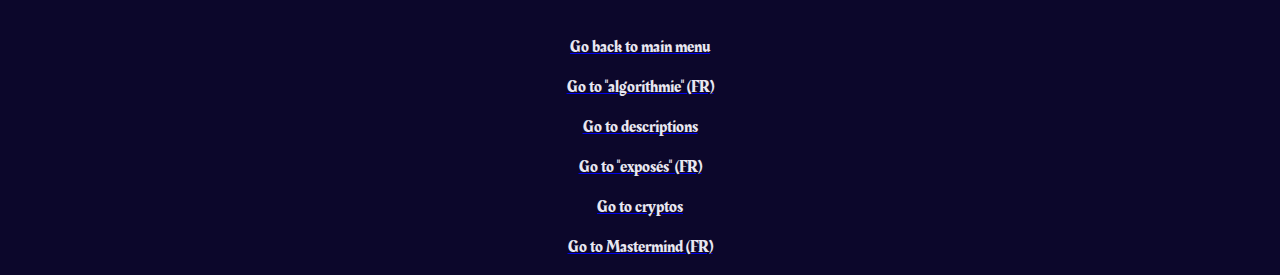
<file: enigmes.html>
<!DOCTYPE html>
<html lang="en">

    <head>

        <meta charset="UTF-8">
        <meta http-equiv="X-UA-Compatible" content="IE=edge">
        <meta name="viewport" content="width=device-width, initial-scale=1.0">
        
        <link rel="preconnect" href="https://fonts.gstatic.com">
        <link href="https://fonts.googleapis.com/css2?family=Rakkas&display=swap" rel="stylesheet">
        <link href="https://fonts.googleapis.com/css2?family=Cairo&display=swap" rel="stylesheet">
        <link rel="stylesheet" href="style/style-enigmes.css">

        <title>Les énigmes du Sultan</title>
        
    </head>

    <body>

        <section>

            <!-- Section présentation -->
            <article class="container">
    
                <!-- Titre principal -->
                <div>
                    <h1>Les énigmes du Sultan</h1>
                </div>

                <div>

                    <h2>Description</h2>

                    <p>
                        Dans les cachots du sultanat, deux cellules de prison dont on ne peut voir l'intérieur sont occupées par un tigre et une princesse.
                    </p>

                    <p>
                        Vous incarnez un prisonnier et êtes confronté au Sultan. 
                        Le Sultan a fait poser des affiches sur chaque porte de cellule, dont les messages sont sous forme d'énigmes.
                        Les <em>assertions du Sultan</em>, qui ne ment jamais, ainsi que les messages des affiches, sont votre seule indication pour deviner qui de la princesse ou du tigre est dans la cellule et ainsi choisir la bonne cellule.
                    </p>

                </div>
    
            </article>

            <!-- Enigme 1 -->
            <article class="container">
                
                <!-- Enigme -->
                <div>
                    <h2>Première énigme</h2>
                </div>
    
                <!-- Enoncé -->
                <div>
                    <p class="assertion">Une des deux affiches dit la vérité, l'autre ment.</p>
                </div>

                <div class="wrapper">

                    <!-- Affiche 1 -->
                    <div class="card">
    
                        <div class="container">
    
                            <h3>Affiche 1</h3>
    
                            <p class="message">Il y a une princesse dans cette cellule et un tigre dans l'autre</p>
    
                        </div>
    
                    </div>
    
                    <!-- Affiche 2 -->
                    <div class="card">
    
                        <div class="container">
    
                            <h3>Affiche 2</h3>
    
                            <p class="message">Il y a une princesse dans une cellule et un tigre dans l'autre</p>
                            
                        </div>
    
                    </div>

                </div>

                <!-- Réponse -->
                <div>
                    <h2>Réponse</H2>

                    <p>
                        La première affiche ne peut être vraie que si la seconde est fausse.
                        Or il est impossible de prouver que cette seconde affiche est fausse. 
                        Par élimination, la seconde affiche est donc celle qui dit la vérité, et la première est celle qui ment.
                        Par conséquent, le tigre est dans la première cellule, et la princesse est enfermée dans la seconde.
                    </p>
                </div>

            </article>

            <!-- Enigme 2 -->
            <article class="container">

                <!-- Enigme -->
                <div>
                    <h2>Seconde énigme</h2>
                </div>

                <!-- Enoncé -->
                <div>
                    <p class="assertion">Les deux affiches sont vraies, ou les deux mentent.</p>
                </div>

                <div class="wrapper">

                    <!-- Affiche 1 -->
                    <div class="card">
    
                        <div class="container">
    
                            <h3>Affiche 1</h3>
    
                            <p class="message">Au moins une des deux cellules contient une princesse</p>
    
                        </div>
    
                    </div>
    
                    <!-- Affiche 2 -->
                    <div class="card">
    
                        <div class="container">
    
                            <h3>Affiche 2</h3>
    
                            <p class="message">Il y a un tigre dans l'autre cellule</p>
                            
                        </div>
    
                    </div>

                </div>

                <!-- Réponse -->
                <div>
                    <h2>Réponse</h2>

                    <p>
                        Pour trouver si les deux affiches disent vrai ou si elles mentent, on propose un raisonnement sous forme de tableau répertoriant tous les cas possibles:
                        Les deux cellules contiennent un tigre, les deux cellules contiennent une princesse, la première cellule contient une princesse et l'autre un tigre ou vice-versa.
                    </p>

                    <p>
                        En croisant les informations des deux affiches, il sera possible de les confronter à l'assertion du Sultan.
                    </p>

                    <table>
                        <tr>
                            <th>Cellule 1</th>
                            <th>Cellule 2</th>
                            <th>Affiche 1</th>
                            <th>Affiche 2</th>
                            <th>Assertion</th>
                        </tr>
                        <tr>
                            <td>P</td>
                            <td>P</td>
                            <td>Vrai</td>
                            <td>Faux</td>
                            <td>Incompatible</td>
                        </tr>
                        <tr>
                            <td>P</td>
                            <td>T</td>
                            <td>Vrai</td>
                            <td>Faux</td>
                            <td>Incompatible</td>
                        </tr>
                        <tr>
                            <td>T</td>
                            <td>P</td>
                            <td>Vrai</td>
                            <td>Vrai</td>
                            <td>Compatible</td>
                        </tr>
                        <tr>
                            <td>T</td>
                            <td>T</td>
                            <td>Faux</td>
                            <td>Vrai</td>
                            <td>Incompatible</td>
                        </tr>
                    </table>

                    <p>
                        Le seul cas de figure qui n'est contredit par aucune des deux affiches est le cas où 
                        le tigre est dans la première cellule (validé par le message de l'affiche 2) et la 
                        princesse dans la seconde cellule (valide du point de vue du message de l'affiche 1). 
                    </p>

                    <p>
                        Les deux affiches sont vraies et vous devez ouvrir la porte de la deuxième cellule 
                        si vous souhaitez rester en vie.
                    </p>

                </div>

            </article>

            <!-- Enigme 3 -->
            <article class="container">

                <div>
                    <h2>Troisième énigme</h2>
                </div>

                <!-- Enoncé -->
                <div>
                    <p class="assertion">Les deux affiches sont vraies, ou les deux mentent.</p>
                </div>

                <div class="wrapper">

                    <!-- Affiche 1 -->
                    <div class="card">
    
                        <div class="container">
    
                            <h3>Affiche 1</h3>
    
                            <p class="message">Il y a un tigre dans cette cellule, ou une princesse dans l'autre cellule</p>
    
                        </div>
    
                    </div>
    
                    <!-- Affiche 2 -->
                    <div class="card">
    
                        <div class="container">
    
                            <h3>Affiche 2</h3>
    
                            <p class="message">Il y a une princesse dans l'autre cellule</p>
                            
                        </div>
    
                    </div>

                </div>

                <!-- Réponse -->
                <div>
                    <h2>Réponse</h2>

                    <p>
                        L'affiche 1 sera toujours vraie, sauf dans le cas ou il y a une princesse dans la première cellule et un tigre dans la seconde.
                    </p>

                    <p>
                        L'affiche 2 sera toujours fausse, sauf dans les cas où il y a une princesse dans la première cellule.
                    </p>

                    <p>
                        En croisant les informations des deux affiches, le seul cas compatible avec l'assertion du Sultan est celui où 
                        il y a une princesse dans chaque cellule. Pour s'en convaincre ...
                    </p>

                    <table>
                        <tr>
                            <th>Cellule 1</th>
                            <th>Cellule 2</th>
                            <th>Affiche 1</th>
                            <th>Affiche 2</th>
                            <th>Assertion</th>
                        </tr>
                        <tr>
                            <td>P</td>
                            <td>P</td>
                            <td>Vrai</td>
                            <td>Vrai</td>
                            <td>Compatible</td>
                        </tr>
                        <tr>
                            <td>P</td>
                            <td>T</td>
                            <td>Faux</td>
                            <td>Vrai</td>
                            <td>Incompatible</td>
                        </tr>
                        <tr>
                            <td>T</td>
                            <td>P</td>
                            <td>Vrai</td>
                            <td>Faux</td>
                            <td>Incompatible</td>
                        </tr>
                        <tr>
                            <td>T</td>
                            <td>T</td>
                            <td>Vrai</td>
                            <td>Faux</td>
                            <td>Incompatible</td>
                        </tr>
                    </table>

                    <p>
                        Pour rester en vie, vous pouvez choisir n'importe quelle cellule.
                    </p>

                </div>

            </article>

            <!-- Enigme 4 -->
            <article class="container">

                <div>
                    <h2>Quatrième énigme</h2>
                </div>

                <!-- Enoncé -->
                <div>
                    <p class="assertion">
                        Si la première cellule contient une princesse, l'affiche dit vrai. Si elle contient un tigre, l'affiche ment.
                    </p>
                    <p class="assertion">
                        Si la deuxième cellule contient un tigre, l'affiche dit vrai. Si elle contient une princesse, l'affiche ment.
                    </p>
                </div>

                <div class="wrapper">

                    <!-- Affiche 1 -->
                    <div class="card">
    
                        <div class="container">
    
                            <h3>Affiche 1</h3>
    
                            <p class="message">Les deux cellules contiennent des princesses</p>
    
                        </div>
    
                    </div>
    
                    <!-- Affiche 2 -->
                    <div class="card">
    
                        <div class="container">
    
                            <h3>Affiche 2</h3>
    
                            <p class="message">Les deux cellules contiennent des princesses</p>
                            
                        </div>
    
                    </div>

                </div>

                <!-- Réponse -->
                <div>
                    <h2>Réponse</h2>

                    <p>
                        L'affiche 1 dit vrai seulement si sa cellule contient une princesse.
                        L'affiche 2 dit vrai seulement si sa cellule contient un tigre.
                    </p>
                    
                    <table>
                        <tr>
                            <th>Cellule 1</th>
                            <th>Cellule 2</th>
                            <th>Affiche 1</th>
                            <th>Affiche 2</th>
                            <th>Assertion</th>
                        </tr>
                        <tr>
                            <td>P</td>
                            <td>P</td>
                            <td>Vrai</td>
                            <td>Ment</td>
                            <td>Incompatible</td>
                        </tr>
                        <tr>
                            <td>P</td>
                            <td>T</td>
                            <td>Vrai</td>
                            <td>Vrai</td>
                            <td>Compatible</td>
                        </tr>
                        <tr>
                            <td>T</td>
                            <td>P</td>
                            <td>Ment</td>
                            <td>Ment</td>
                            <td>Incompatible</td>
                        </tr>
                        <tr>
                            <td>T</td>
                            <td>T</td>
                            <td>Ment</td>
                            <td>Vrai</td>
                            <td>Incompatible</td>
                        </tr>
                    </table>

                    <p>
                        Grâce à l'assertion du Sultan, on sait que les deux affiches disent vrai (les deux cellules contiennent une princesse)
                        lorsque la première cellule contient une princesse et la seconde contient un tigre.
                    </p>
                    <p>
                        Autrement dit, pour que les deux cellules contiennent des princesses, la deuxième cellule doit contenir un tigre: c'est impossible.
                        Le message, identique aux deux affiches, était donc mensonger: les deux affiches mentent.
                    </p>
                    <p>
                        On en déduit qu'il y a un tigre dans la première cellule, et une princesse dans la deuxième.
                    </p>
                </div>

            </article>

            <!-- Enigme 5 -->
            <article class="container">

                <div>
                    <h2>Cinquième énigme</h2>
                </div>

                <!-- Enoncé -->
                <div>
                    <p class="assertion">Si la première cellule contient une princesse, l'affiche dit vrai. Si elle contient un tigre, l'affiche ment.</p>
                    <p class="assertion">Si la deuxième cellule contient un tigre, l'affiche dit vrai. Si elle contient une princesse, l'affiche ment.</p>
                </div>

                <div class="wrapper">

                    <div class="card">
    
                        <div class="container">
    
                            <h3>Affiche 1</h3>
    
                            <p class="message">Au moins une cellule contient une princesse</p>
    
                        </div>
    
                    </div>
    
                    <div class="card">
    
                        <div class="container">
    
                            <h3>Affiche 2</h3>
    
                            <p class="message">L'autre cellule contient une princesse</p>
                            
                        </div>
    
                    </div>

                </div>

                <div>
                    <h2>Réponse</h2>

                    <p>
                        L'affiche 1 dit vrai dans deux cas de figure: si la cellule 1 ou la cellule 2 contient une princesse ; si la cellule 1 et la cellule 2 contient une princesse.
                        Autrement dit, elle dit toujours vrai sauf quand il y a deux tigres.
                    </p>
                    <p>
                        L'affiche 2 dit vrai seulement si la cellule 1 contient une princesse.
                    </p>
                    <p>
                        On compare les combinaisons de cellules possibles aux messages respectifs des affiches 
                    </p>

                    <table>
                        <tr>
                            <th>Cellule 1</th>
                            <th>Cellule 2</th>
                            <th>Affiche 1</th>
                            <th>Affiche 2</th>
                            <th>Assertion</th>
                        </tr>
                        <tr>
                            <td>P</td>
                            <td>P</td>
                            <td>Vrai</td>
                            <td>Vrai</td>
                            <td>Compatible</td>
                        </tr>
                        <tr>
                            <td>P</td>
                            <td>T</td>
                            <td>Vrai</td>
                            <td>Vrai</td>
                            <td>Compatible</td>
                        </tr>
                        <tr>
                            <td>T</td>
                            <td>P</td>
                            <td>Vrai</td>
                            <td>Ment</td>
                            <td>Incompatible</td>
                        </tr>
                        <tr>
                            <td>T</td>
                            <td>T</td>
                            <td>Ment</td>
                            <td>Ment</td>
                            <td>Incompatible</td>
                        </tr>
                    </table>

                    <p>
                        Grâce à l'assertion du Sultan, on sait que les deux affiches disent vrai 
                        lorsque la cellule 1 contient une princesse et que la cellule 2 contient un tigre.
                    </p>
                    <p>
                        Autrement dit, pour qu'au moins une cellule contienne une princesse et que la cellule 1 contienne une princesse,
                        il faut que la cellule 1 contienne une princesse et que la cellule 2 contienne un tigre.
                    </p>
                    <p>
                        Après prise en compte de l'assertion du Sultan, on sait qu'il y a une princesse dans la cellule 1 et un tigre dans la cellule 2.
                        On choisit donc d'ouvrir la porte de la première cellule.
                    </p>
                </div>

            </article>

            <!-- Enigme 6 -->
            <article class="container">

                <div>
                    <h2>Sixième énigme</h2>
                </div>

                <!-- Enoncé -->
                <div>
                    <p class="assertion">Si la première cellule contient une princesse, l'affiche dit vrai. Si elle contient un tigre, l'affiche ment.</p>
                    <p class="assertion">Si la deuxième cellule contient un tigre, l'affiche dit vrai. Si elle contient une princesse, l'affiche ment.</p>
                </div>

                <div class="wrapper">

                    <div class="card">
    
                        <div class="container">
    
                            <h3>Affiche 1</h3>
    
                            <p class="message">Choisis n'importe quelle cellule</p>
    
                        </div>
    
                    </div>
    
                    <div class="card">
    
                        <div class="container">
    
                            <h3>Affiche 2</h3>
    
                            <p class="message">Il y a une princesse dans l'autre cellule</p>
                            
                        </div>
    
                    </div>

                </div>

                <!-- Réponse -->
                <div>
                    <h2>Réponse</h2>

                    <p>
                        On peut choisir n'importe quelle cellule lorsqu'il y a une princesse dans la première cellule.
                        Mais pour qu'il y ait une princesse dans la première cellule (donc, pour pouvoir choisir n'importe quelle cellule), 
                        il faut qu'il y ait un tigre dans la deuxième: cela n'a pas de sens.
                    </p>
                    <p>
                        Le message de l'affiche 1 est mensonger: on ne peut pas choisir n'importe quelle cellule et par conséquent,
                        il y a un tigre dans cette première cellule. Le fait qu'il y ait un tigre dans la cellule 1 invalide le message de l'affiche 2.
                    </p>
                    <p>
                        Il y a donc une princesse dans la deuxième cellule, et c'est celle qu'il faudra choisir.
                    </p>
                </div>

            </article>

            <!-- Enigme 7 -->
            <article class="container">

                <div>
                    <h2>Septième énigme</h2>
                </div>

                <!-- Enoncé -->
                <div>
                    <p class="assertion">Si la première cellule contient une princesse, l'affiche dit vrai. Si elle contient un tigre, l'affiche ment.</p>
                    <p class="assertion">Si la deuxième cellule contient un tigre, l'affiche dit vrai. Si elle contient une princesse, l'affiche ment.</p>
                </div>

                <div class="wrapper">

                    <div class="card">
    
                        <div class="container">
    
                            <h3>Affiche 1</h3>
    
                            <p class="message">Choisis bien ta cellule, cela a une importance</p>
    
                        </div>
    
                    </div>
    
                    <div class="card">
    
                        <div class="container">
    
                            <h3>Affiche 2</h3>
    
                            <p class="message">Tu ferais mieux de choisir l'autre cellule</p>
                            
                        </div>
    
                    </div>

                </div>

                <!-- Réponse -->
                <div>
                    <h2>Réponse</h2>

                    <p>
                        Selon le message de l'affiche 1 ...
                    </p>

                    <p>
                        Lorsque la cellule 1 contient une princesse, il importe de bien choisir sa cellule. 
                        En revanche, lorsque le choix de cellule n'est pas important (lorsque l'affiche ment), la cellule 1 contient un tigre: ce qui n'a pas de sens.
                    </p>

                    <p>
                        L'affiche 1 ment et contient un tigre. Ceci est confirmé par le message de l'affiche 2 qui est également mensonger: 
                        Celui-ci nous conseille de choisir la cellule 1, qui contient un tigre. Or quand l'affiche 2 ment, sa cellule contient une princesse. 
                    </p>

                    <p>
                        La cellule 1 contient un tigre et la cellule 2, une princesse. Il faut donc choisir la seconde cellule.
                    </p>
                </div>

            </article>

            <!-- Enigme 8 -->
            <article class="container">

                <div>
                    <h2>Dernière énigme</h2>
                </div>

                <!-- Enoncé -->
                <div>
                    <p>Pour cette énigme, les affiches ne sont pas collées sur les portes.</p>

                    <p class="assertion">Je ne vais pas vous dire quelle affiche sera collée sur quelle porte, car vous en savez assez pour vous débrouiller seul.</p>
                    <p class="assertion">Mais les règles fournies pour les quatre énigmes précédentes restent vraies.</p>
                </div>

                <div class="wrapper">

                    <div class="card">
    
                        <div class="container">
    
                            <h3>Affiche 1</h3>
    
                            <p class="message">Les deux cellules contiennent des tigres</p>
    
                        </div>
    
                    </div>
    
                    <div class="card">
    
                        <div class="container">
    
                            <h3>Affiche 2</h3>
    
                            <p class="message">Cette cellule contient un tigre</p>
                            
                        </div>
    
                    </div>

                </div>

                <!-- Réponse -->
                <div>
                    <h2>Réponse</h2>

                    <p>
                        On rappelle les règles des 4 dernières énigmes:
                    </p>

                    <p>
                        Si la première cellule contient une princesse, l'affiche dit vrai. Si elle contient un tigre, l'affiche ment.
                    </p>

                    <p>
                        Si la deuxième cellule contient un tigre, l'affiche dit vrai. Si elle contient une princesse, l'affiche ment.
                    </p>

                </div>

            </article>

        </section>

        <footer>
            <nav>
                <div>
                    <a href="index.html">
                        <p>Go back to main menu</p>
                    </a>
                    <a href="algorithmie.html">
                        <p>Go to "algorithmie" (FR)</p>
                    </a>
                    <a href="descriptions.html">
                        <p>Go to descriptions</p>
                    </a>
                    <a href="exposes.html">
                        <p>Go to "exposés" (FR)</p>
                    </a>
                    <a href="ranking.html">
                        <p>Go to cryptos</p>
                    </a>
                    <a href="mastermind.html">
                        <p>Go to Mastermind (FR)</p>
                    </a>
                </div>
            </nav>
        </footer>
        
    </body>

</html>
</file>
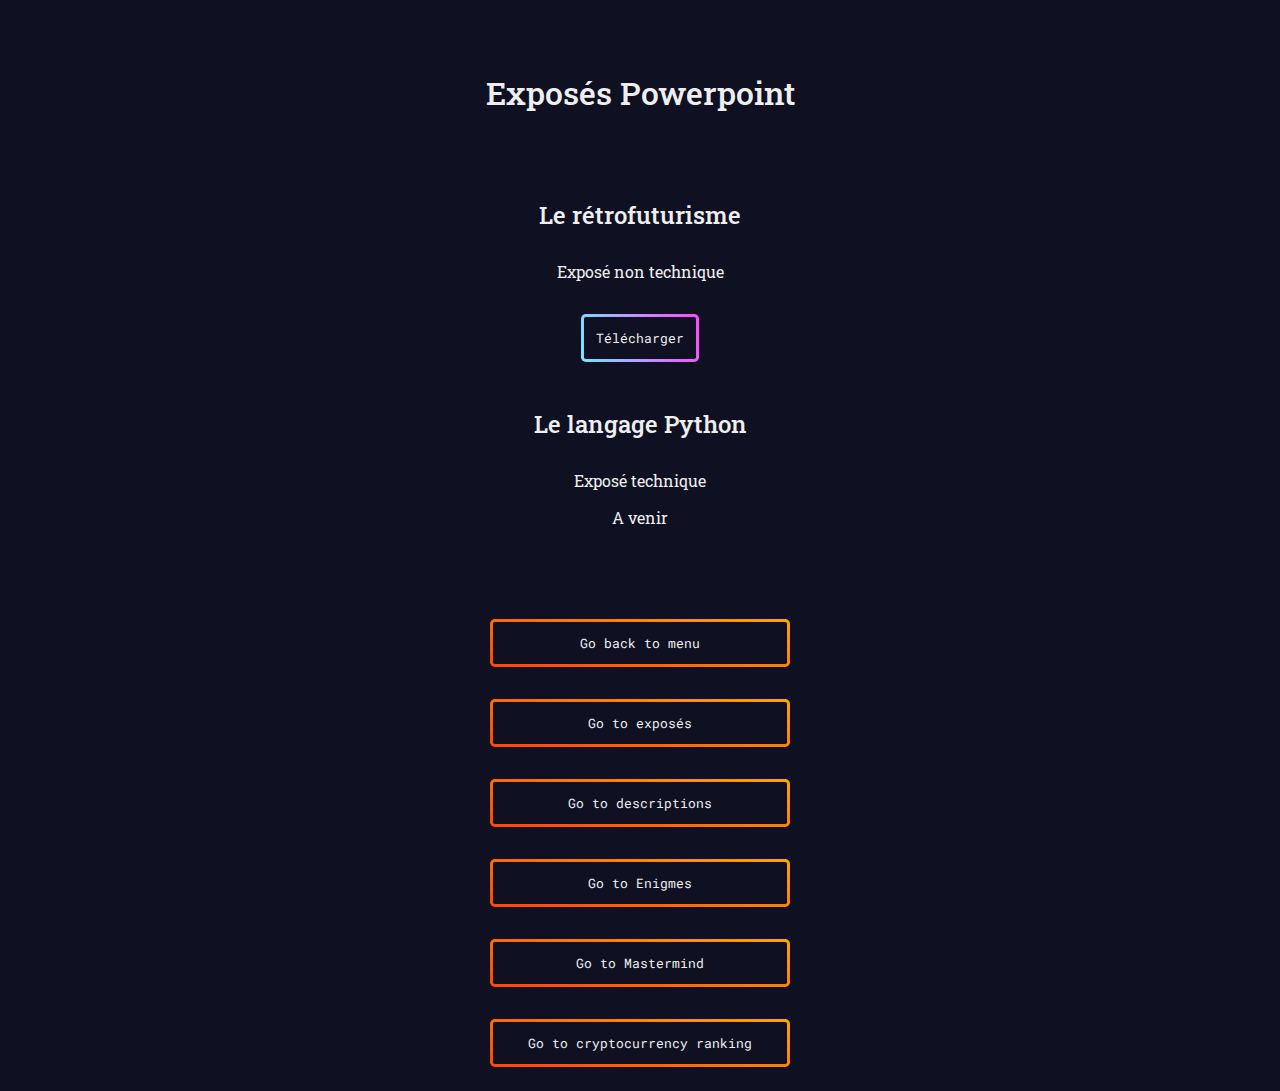
<file: exposes.html>
<!DOCTYPE html>
<html lang="en">

    <head>
        <meta charset="utf-8">
        <meta http-equiv="X-UA-Compatible" content="IE=edge">
        <meta name="viewport" content="width=device-width, initial-scale=1.0">
        
        <link rel="stylesheet" href="style/style.css">
        <link type="text/css" rel="stylesheet" href="style/style.css">
        <link rel="preconnect" href="https://fonts.gstatic.com">
        <link href="https://fonts.googleapis.com/css2?family=Roboto+Mono:wght@300&display=swap" rel="stylesheet">
        <link href="https://fonts.googleapis.com/css2?family=Roboto+Slab&display=swap" rel="stylesheet">
        
        <title>Exposés</title>
    </head>
    
    <body>

        <header>
            <h1 class="main-title">Exposés Powerpoint</h1>
        </header>

        <section>

            <article>
                <h2 class="exercise-title">Le rétrofuturisme</h2>
                <p class="centered-content">Exposé non technique</p>
                <div class="centered-content">
                    <a href="downloads/retro-futurisme.pptx" download>
                        <button class="button-gradient" type="button" id="dl-non-technique">
                            Télécharger
                        </button>
                    </a>
                </div>
            </article>

            <article>
                <h2 class="exercise-title">Le langage Python</h2>
                <p class="centered-content">Exposé technique</p>
                <div class="centered-content">
                    <!-- <a href="downloads/retro-futurisme.pptx" download>
                        <button class="button-gradient" type="button" id="dl-non-technique">
                            Télécharger
                        </button>
                    </a> -->
                    <p>A venir</p>
                </div>
            </article>

        </section>

        <!-- Navigation -->
        <footer>
            <nav>
                <div class="centered-content">
                    <a href="index.html">
                        <button class="button-gradient-alt">Go back to menu</button>
                    </a>
                    <br/>
                    <a href="algorithmie.html">
                        <button class="button-gradient-alt">Go to exposés</button>
                    </a>
                    <br/>
                    <a href="descriptions.html">
                        <button class="button-gradient-alt">Go to descriptions</button>
                    </a>
                    <br/>
                    <a href="enigmes.html">
                        <button class="button-gradient-alt">Go to Enigmes</button>
                    </a>
                    <br/>
                    <a href="mastermind.html">
                        <button class="button-gradient-alt">Go to Mastermind</button>
                    </a>
                    <br/>
                    <a href="ranking.html">
                        <button class="button-gradient-alt">Go to cryptocurrency ranking</button>
                    </a>
                </div>
            </nav>
        </footer>
    </body>

</html>
</file>
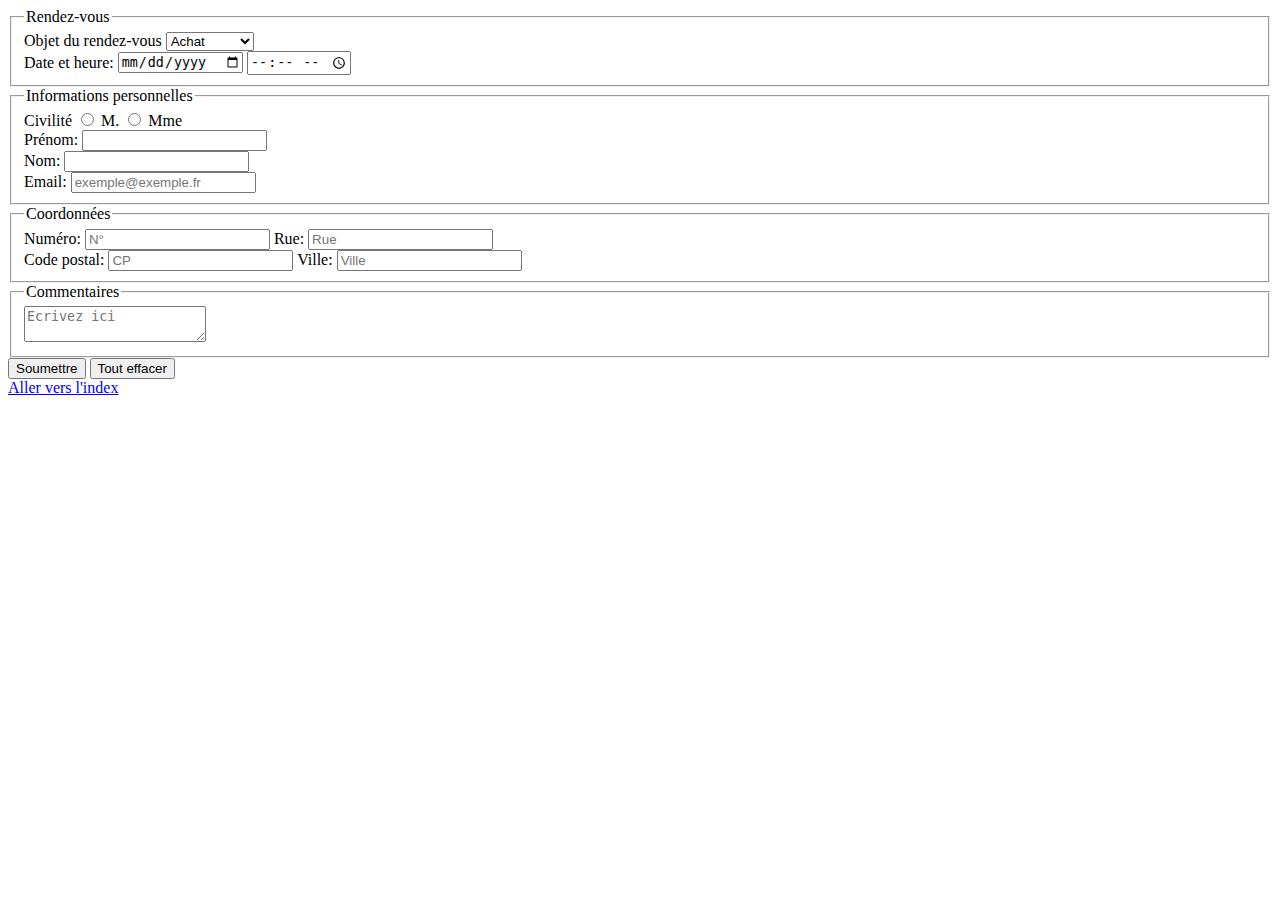
<file: form-garage.html>
<!DOCTYPE html>
<html lang="fr">
<head>
    <meta charset="UTF-8">
    <meta http-equiv="X-UA-Compatible" content="IE=edge">
    <meta name="viewport" content="width=device-width, initial-scale=1.0">
    <title>Prise de rendez-vous</title>
</head>
<body>

    <!-- Action: Vers où les données seront postées -->
    <form method="POST" action="/rendez-vous"> 

        <fieldset>

            <legend>
                Rendez-vous
            </legend>

            <!-- Objet du RDV -->
            <div>
                <label for="objet">Objet du rendez-vous</label>
                <select id="objet">
                    <option>Achat</option>
                    <option>Entretien</option>
                    <option>Réparation</option>
                </select>
            </div>

            <!-- Date et heure -->
            <div>
                <label for="date">Date et heure: </label>
                <input type="date" required />
                <input type="time" required />
            </div>

        </fieldset>

        <fieldset>

            <legend>
                Informations personnelles
            </legend>

            <!-- Civilité -->
            <div>
                <label>Civilité</label>

                <input type="radio" id="monsieur" name="civilité" />
                <label for="monsieur">M.</label>

                <input type="radio" id="madame" name="civilité" />
                <label for="madame">Mme</label>
            </div>

            <!-- Prénom -->
            <div>
                <label for="prénom">Prénom: </label>
                <input type="text" id="prénom" required />
            </div>

            <!-- Nom -->
            <div>
                <label for="nom">Nom: </label>
                <input type="text" id="nom" required />
            </div>

            <!-- Email -->
            <div>
                <label for="email">Email: </label>
                <input type="email" id="email" placeholder="exemple@exemple.fr" required />
            </div>

        </fieldset>

        <fieldset>

            <legend>
                Coordonnées
            </legend>

            <!-- Numéro et rue -->
            <div>
                <label for="numero">Numéro: </label>
                <input type="number" id="numero" placeholder="N°" required />

                <label for="rue">Rue: </label>
                <input type="text" id="rue" placeholder="Rue" required />
            </div>

            <!-- Code postal et ville -->
            <div>
                <label for="cp">Code postal: </label>
                <input type="number" id="cp" placeholder="CP" required />

                <label for="ville">Ville: </label>
                <input type="text" id="ville" placeholder="Ville" required />
            </div>

        </fieldset>

        <fieldset>

            <legend>
                Commentaires
            </legend>

            <!-- Commentaires -->
            <div>
                <label for="commentaire"></label>
                <textarea id="commentaire" placeholder="Ecrivez ici"></textarea>
            </div>


        </fieldset>

        <!-- Soumettre le formulaire -->
        <button type="submit">
            Soumettre
        </button>

        <!-- Effacer les champs -->
        <button type="reset">
            Tout effacer
        </button>

    </form>

    <a href="index.html">
        Aller vers l'index
    </a>

</body>

</html>
</file>
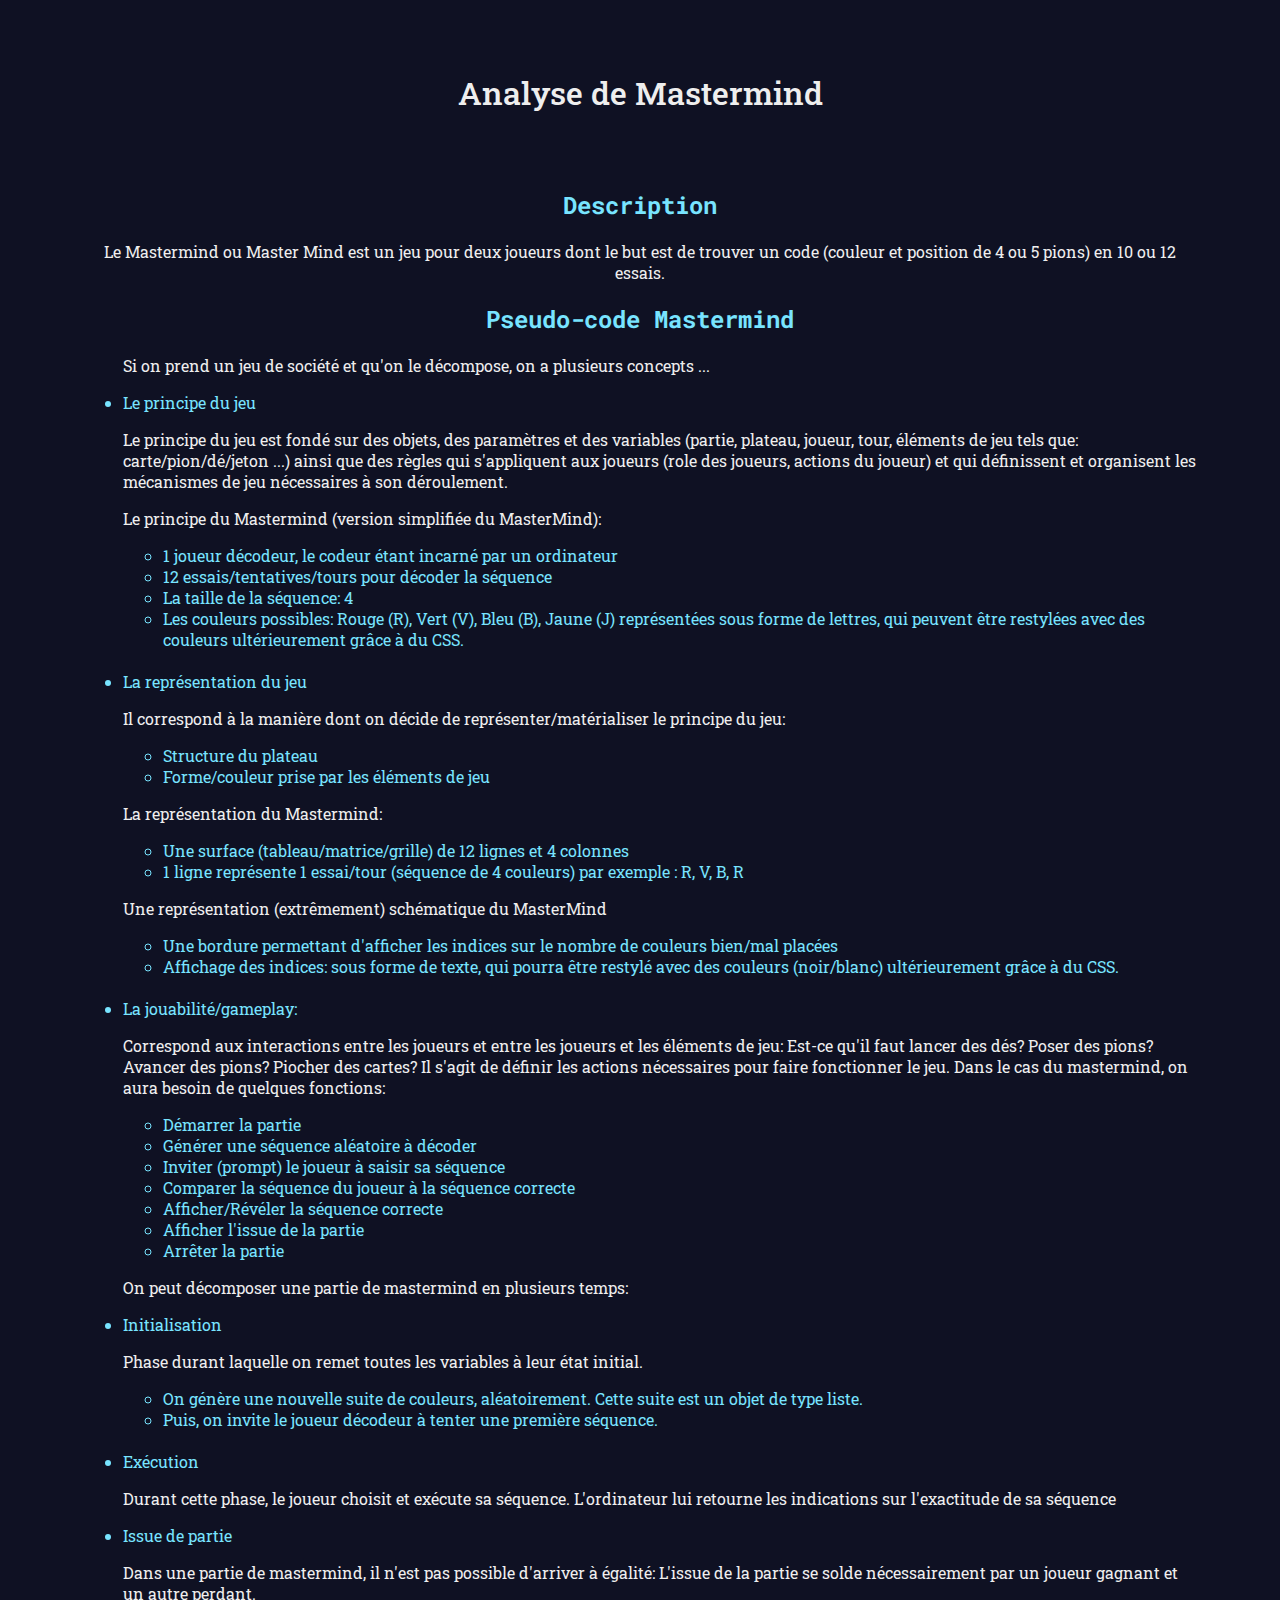
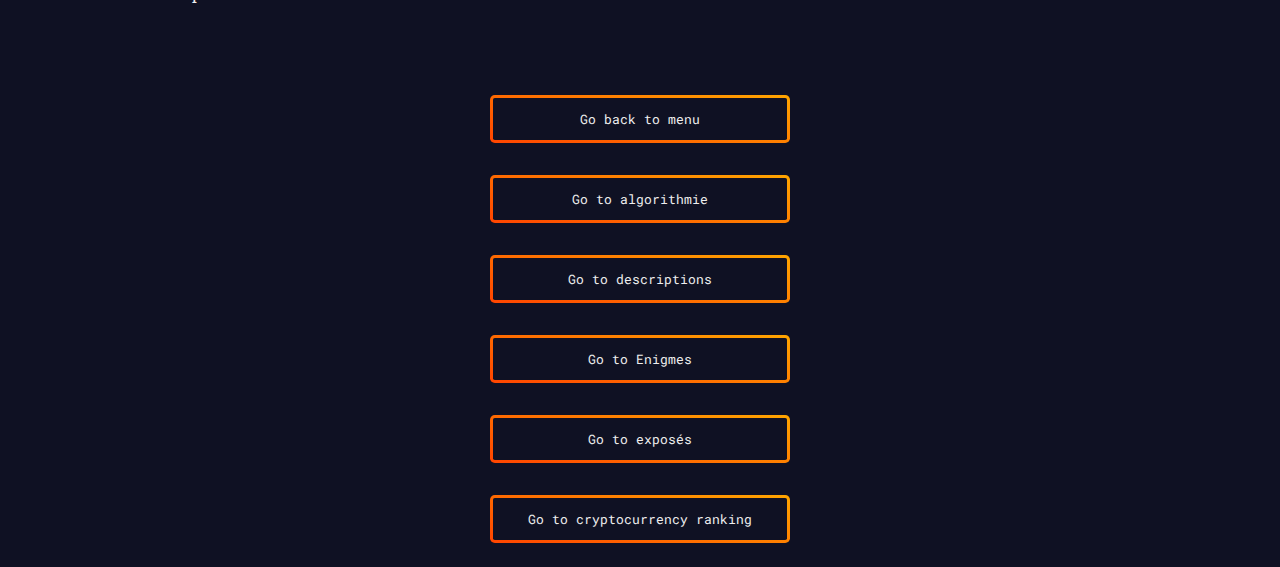
<file: mastermind.html>
<!DOCTYPE html>
<html lang="en">

    <head>
        <meta charset="utf-8">
        <meta http-equiv="X-UA-Compatible" content="IE=edge">
        <meta name="viewport" content="width=device-width, initial-scale=1.0">
        <link rel="stylesheet" href="style/style.css">
        <link type="text/css" rel="stylesheet" href="style/style.css">
        <link rel="preconnect" href="https://fonts.gstatic.com">
        <link href="https://fonts.googleapis.com/css2?family=Roboto+Mono:wght@300&display=swap" rel="stylesheet">
        <link href="https://fonts.googleapis.com/css2?family=Roboto+Slab&display=swap" rel="stylesheet">
        <title>Analyse de Mastermind</title>
    </head>
    
    <body>

        <header>
            <h1 class="main-title">Analyse de Mastermind</h1>
        </header>

        <section>

            <article>
                <div class="centered-content">
                    <h2 class="sub-title">
                        Description
                    </h2>
                    <p>
                        Le Mastermind ou Master Mind est un jeu pour deux joueurs dont le but est de trouver un code (couleur et position de 4 ou 5 pions) en 10 ou 12 essais.
                    </p>
                </div>
            </article>

            <article>

                <div class="centered-content">
                    <h2 class="sub-title">
                        Pseudo-code Mastermind
                    </h2>
                </div>

                <div>
                    <p class="padding-80">
    
                        <ul>
                            <p>
                                Si on prend un jeu de société et qu'on le décompose, on a plusieurs concepts ...
                            </p>
                            <li>
                                Le principe du jeu
                            </li>
                            <p>
                                Le principe du jeu est fondé sur des objets, des paramètres et des variables (partie, plateau, joueur, tour, éléments de jeu tels que: carte/pion/dé/jeton ...) ainsi que des règles qui s'appliquent aux joueurs (role des joueurs, actions du joueur) et qui définissent et organisent les mécanismes de jeu nécessaires à son déroulement.
                            </p>
                            <p>
                                Le principe du Mastermind (version simplifiée du MasterMind):
                            </p>
                            <ul>
                                <li>
                                    1 joueur décodeur, le codeur étant incarné par un ordinateur
                                </li>
                                <li>
                                    12 essais/tentatives/tours pour décoder la séquence
                                </li>
                                <li>
                                    La taille de la séquence: 4
                                </li>
                                <li>
                                    Les couleurs possibles: Rouge (R), Vert (V), Bleu (B), Jaune (J) représentées sous forme de lettres, qui peuvent être restylées avec des couleurs ultérieurement grâce à du CSS.
                                </li>
                            </ul>
                            <br/>
                            <li>
                                La représentation du jeu
                            </li>
                            <p>
                                Il correspond à la manière dont on décide de représenter/matérialiser le principe du jeu:
                            </p>
                            <ul>
                                <li>
                                    Structure du plateau
                                </li>
                                <li>
                                    Forme/couleur prise par les éléments de jeu
                                </li>
                            </ul>
                            <p>
                                La représentation du Mastermind:
                            </p>
                            <ul>
                                <li>
                                    Une surface (tableau/matrice/grille) de 12 lignes et 4 colonnes
                                </li>
                                <li>
                                    1 ligne représente 1 essai/tour (séquence de 4 couleurs) par exemple : R, V, B, R
                                </li>
                            </ul>
                            <p>
                                Une représentation (extrêmement) schématique du MasterMind
                            </p>
                            <!-- 1	    2	    3       4		Indications			
                            Tour 1	|   R	|   V	|   B	|   J	|	 1 Correct
                            ------------------------------------------
                            Tour 2	|	|	|	|	|
                            ------------------------------------------
                            Tour 3	|	|	|	|	|
                            ------------------------------------------
                            Tour 4	|	|	|	|	|
                            ------------------------------------------
                            Tour 5	|	|	|	|	|
                            ------------------------------------------
                            Tour 6	|	|	|	|	|
                            ------------------------------------------
                            Tour 7	|	|	|	|	|
                            ------------------------------------------
                            Tour 8	|	|	|	|	|
                            ------------------------------------------
                            Tour 9	|	|	|	|	|
                            ------------------------------------------
                            Tour 10	|	|	|	|	|
                            ------------------------------------------
                            Tour 11	|	|	|	|	|
                            ------------------------------------------
                            Tour 12	|	|	|	|	|
    
    
                        Inputs du joueur   _R_	   _V_	   _B_     _J_		(Affichage du tour en cours)
                        
                        
                        [Bouton de validation] -->
                        <ul>
                            <li>
                                Une bordure permettant d'afficher les indices sur le nombre de couleurs bien/mal placées
                            </li>
                            <li>
                                Affichage des indices: sous forme de texte, qui pourra être restylé avec des couleurs (noir/blanc) ultérieurement grâce à du CSS.
                            </li>
                        </ul>
                        <br/>
                        <li>
                            La jouabilité/gameplay:
                        </li>
        
                        <p>
                            Correspond aux interactions entre les joueurs et entre les joueurs et les éléments de jeu: Est-ce qu'il faut lancer des dés? Poser des pions? Avancer des pions? Piocher des cartes?
                            Il s'agit de définir les actions nécessaires pour faire fonctionner le jeu. Dans le cas du mastermind, on aura besoin de quelques fonctions:
                        </p>
                        
                        <ul>
                            <li>
                                Démarrer la partie
                            </li>
                            <li>
                                Générer une séquence aléatoire à décoder
                            </li>
                            <li>
                                Inviter (prompt) le joueur à saisir sa séquence
                            </li>
                            <li>
                                Comparer la séquence du joueur à la séquence correcte
                            </li>
                            <li>
                                Afficher/Révéler la séquence correcte
                            </li>
                            <li>
                                Afficher l'issue de la partie
                            </li>
                            <li>
                                Arrêter la partie
                            </li>
                        </ul>
        
                        <p>
                            On peut décomposer une partie de mastermind en plusieurs temps:
                        </p>
        
                        <li>
                            Initialisation
    
                        </li>
                        <p>
                            Phase durant laquelle on remet toutes les variables à leur état initial.
                        </p>
                        <ul>
                            <li>
                                On génère une nouvelle suite de couleurs, aléatoirement. Cette suite est un objet de type liste.
                            </li>
                            <li>
                                Puis, on invite le joueur décodeur à tenter une première séquence.
                            </li>
                        </ul>
                        <br/>
                        <li>
                            Exécution
                        </li>
                        <p>
                            Durant cette phase, le joueur choisit et exécute sa séquence. L'ordinateur lui retourne les indications sur l'exactitude de sa séquence 
                        </p>
        
                        <li>
                            Issue de partie
                        </li>
                        <p>
                            Dans une partie de mastermind, il n'est pas possible d'arriver à égalité: L'issue de la partie se solde nécessairement par un joueur gagnant et un autre perdant.
                        </p>
    
                    </ul>
    
                    </p>
                </div>
                
            </article>

        </section>

    <!-- Navigation -->
    <div class="centered-content">
        <a href="index.html">
            <button class="button-gradient-alt">Go back to menu</button>
        </a>
        <br/>
        <a href="algorithmie.html">
            <button class="button-gradient-alt">Go to algorithmie</button>
        </a>
        <br/>
        <a href="descriptions.html">
            <button class="button-gradient-alt">Go to descriptions</button>
        </a>
        <br/>
        <a href="enigmes.html">
            <button class="button-gradient-alt">Go to Enigmes</button>
        </a>
        <br/>
        <a href="exposes.html">
            <button class="button-gradient-alt">Go to exposés</button>
        </a>
        <br/>
        <a href="ranking.html">
            <button class="button-gradient-alt">Go to cryptocurrency ranking</button>
        </a>
    </div>

    </body>

</html>
</file>
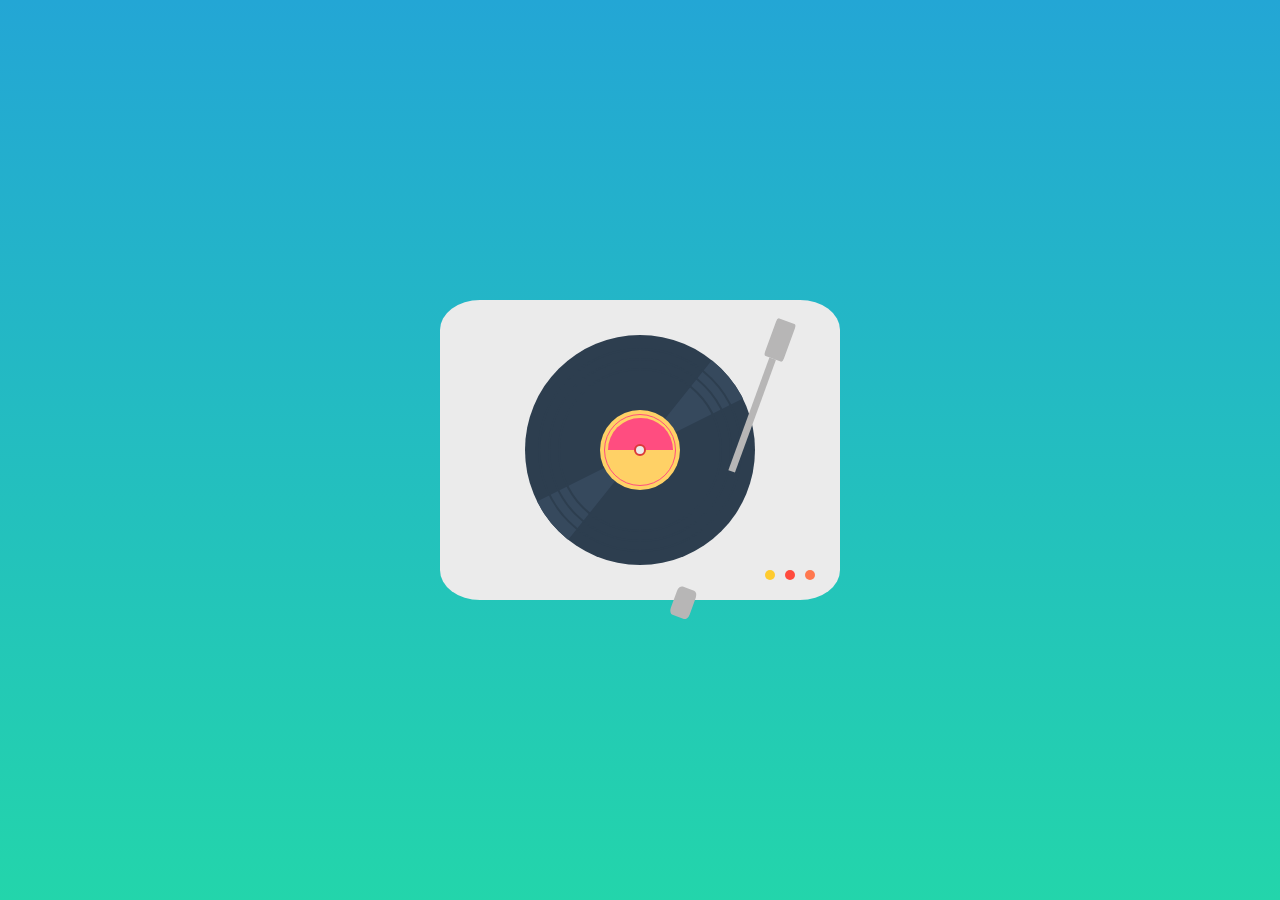
<file: platine.html>
<!DOCTYPE html>
<html lang="en">

    <head>

        <meta charset="UTF-8">
        <meta http-equiv="X-UA-Compatible" content="IE=edge">
        <meta name="viewport" content="width=device-width, initial-scale=1.0">
        <link rel="stylesheet" href="style/style.css">
        <title>Platine</title>

    </head>

    <body>
        
        <div class="gradient-background">
            <div class="turntable">
                <div class="disc">
                    <div class="disc-reflection-left"></div>
                    <div class="disc-reflection-right"></div>
                    <div class="disc-groove"></div>
                    <div class="label"></div>
                </div>
                <div class="buttons"></div>
                <div class="tone-arm oscillating"></div>
            </div>
        </div>

    </body>

</html>
</file>
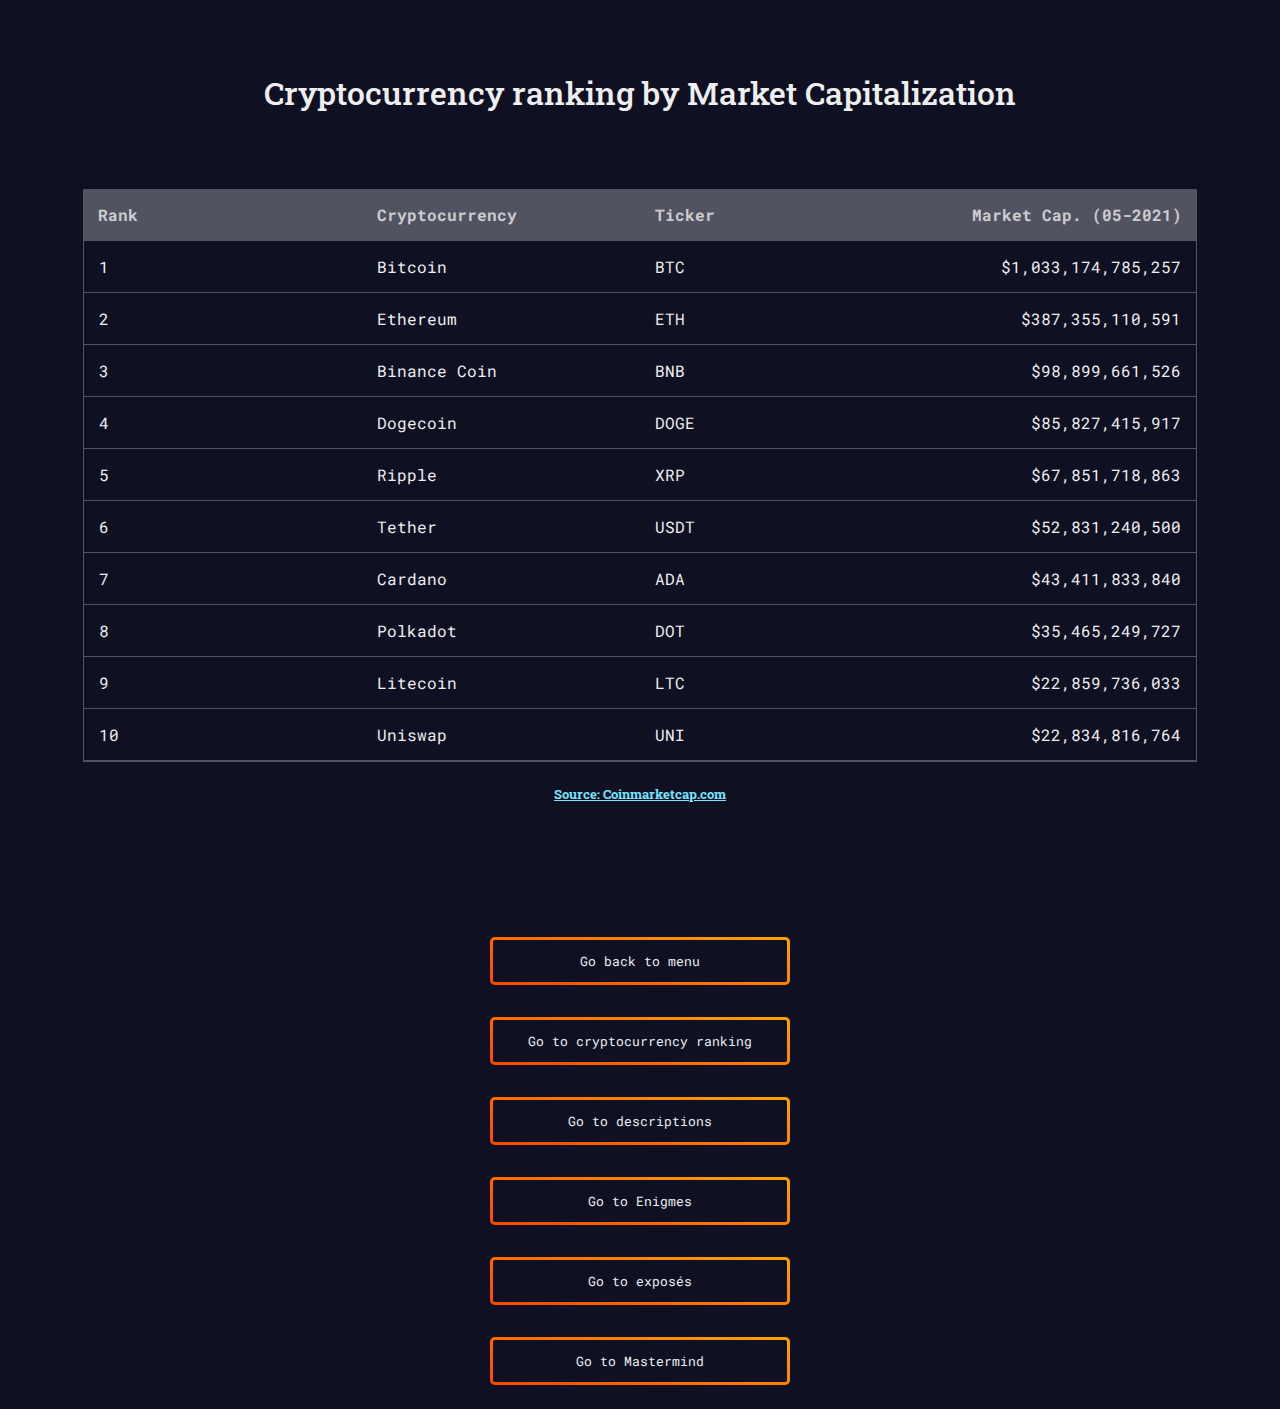
<file: ranking.html>
<!DOCTYPE html>
<!-- Doctype html web page -->
<html lang="en">

    <head>
        <!-- En-tête de la page -->
        <meta charset="UTF-8">
        <!-- l'encodage indique la façon dont le fichier est enregistré. 
            C'est lui qui détermine comment les caractères spéciaux vont s'afficher -->

        <link type="text/css" rel="stylesheet" href="style/style.css">
        
        <!-- Connexion à google fonts pour intégrer des polices particulières -->
        <link rel="preconnect" href="https://fonts.gstatic.com">
        
        <!-- Intégration d'une police personnalisée provenant de Google 
            Ces balises link contiennent des attributs supplémentaires (type "href", "rel")     link to external style sheets -->
        <link href="https://fonts.googleapis.com/css2?family=Roboto+Mono:wght@300&display=swap" rel="stylesheet">
        <link href="https://fonts.googleapis.com/css2?family=Roboto+Slab&display=swap" rel="stylesheet">

        <meta http-equiv="X-UA-Compatible" content="IE=edge">
        <meta name="viewport" content="width=device-width, initial-scale=1.0">
        
        <title>Home</title>
    </head>

    <body>

        <header>
            <!-- Titre principal -->
            <h1 class="main-title">Cryptocurrency ranking by Market Capitalization</h1>
        </header>
        
        <!-- section corresponding to the cryptocurrency ranking table -->
        <section>

            <!-- first division contains thead -->
            <div class="table-header">
                <table cellpadding="0" cellspacing="0" border="0">
                    <thead>
                        <tr> <!-- table row element -->
                            <th>Rank</th>
                            <th>Cryptocurrency</th>
                            <th>Ticker</th>
                            <th class="th-market-cap">Market Cap. (05-2021)</th>
                        </tr>
                    </thead>
                </table>
            </div>
            <!-- second division contains tbody-->
            <div class="table-contents">
                <table cellpadding="0" cellspacing="0" border="0">
                    <tbody>
                        <tr>
                            <td>1</td>
                                <td>Bitcoin</td>
                            <td>BTC</td>
                            <td class="td-market-cap">$1,033,174,785,257</td>
                        </tr>
                        <tr>
                            <td>2</td>
                            <td>Ethereum</td>
                            <td>ETH</td>
                            <td class="td-market-cap">$387,355,110,591</td>
                        </tr>
                        <tr>
                            <td>3</td>
                            <td>Binance Coin</td>
                            <td>BNB</td>
                            <td class="td-market-cap">$98,899,661,526</td>
                        </tr>
                        <tr>
                            <td>4</td>
                            <td>Dogecoin</td>
                            <td>DOGE</td>
                            <td class="td-market-cap">$85,827,415,917</td>
                        </tr>
                        <tr>
                            <td>5</td>
                            <td>Ripple</td>
                            <td>XRP</td>
                            <td class="td-market-cap">$67,851,718,863</td>
                        </tr>
                        <tr>
                            <td>6</td>
                            <td>Tether</td>
                            <td>USDT</td>
                            <td class="td-market-cap">$52,831,240,500</td>
                        </tr>
                        <tr>
                            <td>7</td>
                            <td>Cardano</td>
                            <td>ADA</td>
                            <td class="td-market-cap">$43,411,833,840</td>
                        </tr>
                        <tr>
                            <td>8</td>
                            <td>Polkadot</td>
                            <td>DOT</td>
                            <td class="td-market-cap">$35,465,249,727</td>
                        </tr>
                        <tr>
                            <td>9</td>
                            <td>Litecoin</td>
                            <td>LTC</td>
                            <td class="td-market-cap">$22,859,736,033</td>
                        </tr>
                        <tr>
                            <td>10</td>
                            <td>Uniswap</td>
                            <td>UNI</td>
                            <td class="td-market-cap">$22,834,816,764</td>
                        </tr>
                    </tbody>
                </table>
            </div>

            <a href="https://coinmarketcap.com/">
                <h5>Source: Coinmarketcap.com</h5>
            </a>

            <br/>

        </section>

        <footer>
            <nav>
                <!-- Navigation -->
                <div class="centered-content">
                    <a href="index.html">
                        <button class="button-gradient-alt">Go back to menu</button>
                    </a>
                    <br/>
                    <a href="algorithmie.html">
                        <button class="button-gradient-alt">Go to cryptocurrency ranking</button>
                    </a>
                    <br/>
                    <a href="descriptions.html">
                        <button class="button-gradient-alt">Go to descriptions</button>
                    </a>
                    <br/>
                    <a href="enigmes.html">
                        <button class="button-gradient-alt">Go to Enigmes</button>
                    </a>
                    <br/>
                    <a href="exposes.html">
                        <button class="button-gradient-alt">Go to exposés</button>
                    </a>
                    <br/>
                    <a href="mastermind.html">
                        <button class="button-gradient-alt">Go to Mastermind</button>
                    </a>
                </div>
            </nav>
        </footer>

    </body>

</html>
</file>
<file: style/style.css>
/* body styling */
body {
    background: -webkit-linear-gradient(left, #0f1123, #0f1123);
    background: linear-gradient(to bottom right, #0f1123, #0f1123);
    font-family: 'Roboto Mono';
}

/* button class */
.button-gradient {
    /* Pour arrondir les bords du bouton */
    border-radius: 0.3rem; 
    /* Pour ajouter une ombre 2px portée d'ombre, 100px pour couvrir le bouton / inset pour une ombre intérieure*/
    box-shadow: 2px 100px 1px #0f1123 inset;
    /* Couleur du texte */
    color: #eeeeee;
    /* Marge et espacement */
    margin: 1rem;
    padding: 0.75rem;
    /* Police */
    font-family: 'Roboto Mono', monospace;
    text-align: center;
    /* Bordure dégradée, transparent pour appliquer un background-clip*/
    border: solid 3px transparent;
    background-image: linear-gradient(
        rgba(255, 255, 255, 0), 
        rgba(255, 255, 255, 0)
    ), linear-gradient(75deg, #78e4ff, #ff48fa);
    transition: 0.3s;
    /* Déterminer l'origine du fond du bouton (le dégradé) */
    background-origin: border-box;
    /* Façon dont le background s'étend sous la bordure */
    background-clip: content-box, border-box;    
}

.button-gradient-alt {
    /* Pour arrondir les bords du bouton */
    border-radius: 0.3rem; 
    /* Pour ajouter une ombre 2px portée d'ombre, 100px pour couvrir le bouton / inset pour une ombre intérieure*/
    box-shadow: 2px 100px 1px #0f1123 inset;
    /* Couleur du texte */
    color: #eeeeee;
    /* Marge et espacement */
    margin: 1rem;
    padding: 0.75rem;
    /* Police */
    font-family: 'Roboto Mono', monospace;
    text-align: center;
    /* Bordure dégradée, transparent pour appliquer un background-clip*/
    border: solid 3px transparent;
    background-image: linear-gradient(
        rgba(255, 255, 255, 0), 
        rgba(255, 255, 255, 0)
    ), linear-gradient(15deg, orangered, orange);
    transition: 0.3s;
    /* Déterminer l'origine du fond du bouton (le dégradé) */
    background-origin: border-box;
    /* Façon dont le background s'étend sous la bordure */
    background-clip: content-box, border-box;
    width: 300px;    
}

/* hover over button */
.button-gradient:hover {
    color: #78e4ff;
}

.button-gradient-alt:hover {
    color: #fff;
}

/* class to center content */
.centered-content {
    text-align: center;
    color: #eeeeee;
    margin-left: auto;
    margin-right: auto;
    display: block;
}

/* exerice titles */
.exercise-title {
    color: #eeeeee;
    font-family: 'Roboto Slab', serif;
    font-weight: 500;
    padding: 10px;
    text-align: center;
}

/* anchors */
a {
    color: #78e4ff;
}

a:visited {
    color: #78ffd7;
}

h2 {
    font-family: 'Roboto Mono', monospace;
}

h5 {
    font-family: 'Roboto Slab', serif;
    text-align: center;
}

/* input styling */
input {
    background-color: #0f1123;
    border: solid 2px #eeeeee;
    border-radius: 0.3rem;
    color: #78e4ff;
    font-family: 'Roboto Mono', monospace;
    font-size: small;
    margin: 0.25rem;
    padding: 0.75rem;
    width: 200px;
}

/* list item */
li {
    font-family: 'Roboto Slab', serif;
    color: #78e4ff
    /* text-align: center; */
}

/* page main title */
.main-title {
    color: #eeeeee;
    font-family: 'Roboto Slab', serif;
    font-weight: 500;
    padding-top: 50px;
    text-align: center;
}

/* ordered list */
ol {
    color: #eeeeee;
    padding-bottom: 50px;
    padding-left: 25%;
    padding-top: 50px;
    padding-right: 25%;
}

/* paragraph */
p {
    font-family: 'Roboto Slab', serif;
    color: #eeeeee;
}

.padding-80 {
    padding-left: 20%;
    padding-right: 20%;
    color: #eeeeee;
}

::placeholder {
    color: #eeeeee;
}

section {
    margin: 75px;
}

.sub-title {
    color:#78e4ff;
}

table {
    width: 100%;
    table-layout: fixed;
}

/* class table-contents */
.table-contents {
    margin-top: 0px;
    border: 1px solid rgba(238, 238, 238, 0.3);
    /* background-color: rgba(0, 0, 0, 0.3); */
}

/* class table-header */
.table-header {
    background-color: rgba(238, 238, 238, 0.3);
}

/* table header: market cap */
.th-market-cap {
    text-align: right;
}

/* table data: market cap */
.td-market-cap {
    text-align: right;
}

/* table data */
td {
    border-bottom: solid 1px rgba(238, 238, 238, 0.3);
    color: #eeeeee;
    font-family: 'Roboto Mono';
    padding: 15px;
    vertical-align: middle;
}

/* table header */
th {
    color: rgba(238, 238, 238, 0.8);
    font-family: 'Roboto Mono';
    /* font-weight: 500; */
    padding: 15px;
    text-align: left;
    vertical-align: middle;
}


/* Dessin CSS */
.cadre {
    position: relative;
    width: 400px;
    height: 400px;
    margin: 0 auto;
    margin-top: 50px;
    margin-bottom: 50px;
    border: transparent white 1px;
}

.carre {
    position: absolute;
    width: 100px;
    height: 100px;
    background-color: blue;
    top: 50px;
    left: 50px;
}

.red-trail1 {
    position: absolute;
    width: 0px;
    height: 0px;
    border-left: 20px solid transparent;
    border-right: 20px solid transparent;
    border-top: 400px solid orangered;
    border-radius: 50%;
    top: 10px;
    left: 200px;
    transform: rotate(130deg);
    /* border-style: solid; */
}

.orange-trail1 {
    position: absolute;
    width: 0px;
    height: 0px;
    border-left: 15px solid transparent;
    border-right: 15px solid transparent;
    border-top: 340px solid orange;
    border-radius: 50%;
    top: 52px;
    left: 220px;
    transform: rotate(130deg);
    /* border-style: solid; */
}

.red-trail2 {
    position: absolute;
    width: 0px;
    height: 0px;
    border-left: 10px solid transparent;
    border-right: 10px solid transparent;
    border-top: 185px solid orangered;
    border-radius: 50%;
    top: 10px;
    left: 200px;
    transform: rotate(125deg);
}

.orange-trail2 {
    position: absolute;
    width: 0.2px;
    height: 0px;
    border-left: 7px solid transparent;
    border-right: 7px solid transparent;
    border-top: 150px solid orange;
    border-radius: 50%;
    top: 36px;
    left: 215px;
    transform: rotate(125deg);
}

.red-trail3 {
    position: absolute;
    width: 0px;
    height: 0px;
    border-left: 10px solid transparent;
    border-right: 10px solid transparent;
    border-top: 250px solid orangered;
    border-radius: 50%;
    top: 95px;
    left: 100px;
    transform: rotate(135deg);
}

.orange-trail3 {
    position: absolute;
    width: 0px;
    height: 0px;
    border-left: 7px solid transparent;
    border-right: 7px solid transparent;
    border-top: 215px solid orange;
    border-radius: 50%;
    top: 120px;
    left: 110px;
    transform: rotate(135deg);
}

.rectangle {
    position: absolute;
    width: 200px;
    height: 100px;
    background-color: orange;
    top: 200px;
    left: 50px;
}

.ovale {
    position: absolute;
    width: 200px;
    height: 100px;
    background-color: pink;
    top: 350px;
    left: 50px;
    border-radius: 50%;
}

.rond {
    position: absolute;
    width: 100px;
    height: 100px;
    background-color: goldenrod;
    top: 500px;
    left: 50px;
    border-radius: 50%;
}

.triangle {
    position: absolute;
    width: 0px;
    height: 0px;
    background-color: transparent;
    top: 50px;
    left: 400px;
    border-style: solid;
    border-width: 100px;
    border-color: cyan;
    /* border-color: transparent; */
    border-bottom-color: purple;
    border-right-color: coral;
    border-top-color: olive;
    border-top-width: 70px;
    border-right-width: 40px;
}

.parralelogramme {
    position: absolute;
    width: 200px;
    height: 100px;
    background-color: yellow;
    top: 400px;
    left: 400px;
    /* transform: scale(1.2); */
    /* transform: translate(100px) */
    transform: skew(30deg);
}

.losange {
    position: absolute;
    width: 75px;
    height: 75px;
    background-color: purple;
    top: 550px;
    left: 550px;
    transform: rotate(45deg);
}

/* Platine */
/* https://www.24joursdeweb.fr/2018/dessiner-en-css-c-est-facile/ */

.gradient-background {
	background: linear-gradient( #23a6d5, #23d5ab);
	bottom: 0;
	left: 0;
	position: absolute;
	right: 0;
	top: 0;
}

.turntable {
    position: absolute;
    margin: auto;
    top: 0;
    left: 0;
    bottom: 0;
    right: 0;
    width: 400px;
    height: 300px;
    background: #EBEBEB;
    border-radius: 10%;
}

.disc {
    position: absolute;
    margin: auto;
    top: 0;
    left: 0;
    bottom: 0;
    right: 0;
    width: 230px;
    height: 230px;
    background: #2D3E4F;
    border-radius: 50%;
}

.disc::after {
    content: "";
    position: absolute;
    margin: auto;
    top: 0;
    left: 0;
    bottom: 0;
    right: 0;
    border-radius: 50%;
    width: 8px;
    height: 8px;
    background: #EBEBEB;
    border: solid 2px #DB3A3A;
}

.disc-reflection-left, .disc-reflection-right {
    width: 100%;
    height: 100%;
    border-radius: 50%;
    position: absolute;
}
  
.disc-reflection-left {
    background-color: #36495d;
    clip-path: polygon(50% 50%, 0 75%, 10% 100%);
}
  
.disc-reflection-right {
    background-color: #36495d;
    clip-path: polygon(90% 0, 50% 50%, 100% 25%);
}

.disc-groove {
    position: absolute;
    margin: auto;
    top: 0;
    left: 0;
    bottom: 0;
    right: 0;
    border-radius: 50%;
    width: 200px;
    height: 200px;
    border: solid 2px #2D3E4F;
}
  
.disc-groove:before, .disc-groove:after {
    position: absolute;
    margin: auto;
    top: 0;
    left: 0;
    bottom: 0;
    right: 0;
    border-radius: 50%;
    border: solid 2px #2D3E4F;
}
  
.disc-groove:before{
    content: "";
    width: 180px;
    height: 180px;
}
  
.disc-groove:after {
    content: "";
    width: 160px;
    height: 160px;
}

.label {
    position: absolute;
    margin: auto;
    top: 0;
    left: 0;
    bottom: 0;
    right: 0;
    border-radius: 50%;
    width: 80px;
    height: 80px;
    background: #FFD166;
}
  
.label::before,
.label::after {
    content: "";
    position: absolute;
    margin: auto;
    top: 0;
    left: 0;
    bottom: 0;
    right: 0;
    border-radius: 50%;
}
  
.label::before {
    width: 70px;
    height: 70px;
    background: #FFD166;
    border: solid 1px #FF4D80;
}
  
.label::after {
    width: 65px;
    height: 32.5px;
    bottom: 32.5px;
    background: #FF4D80;
    border-radius: 32.5px 32.5px 0 0;
}

.buttons {
    position: absolute;
    margin: auto;
    top: 250px;
    left: 260px;
    bottom: 0;
    right: 0;
    width: 10px;
    height: 10px;
    background: #FECB2F;
    border-radius: 50%;
}
  
.buttons:before,
.buttons:after {
    content: "";
    position: absolute;
    margin: auto;
    top: 0;
    bottom: 0;
    right: 0;
    width: 10px;
    height: 10px;
    border-radius: 50%;
}
  
.buttons:before {
    background: #FF4B3E;
    left: 20px;
}
  
.buttons:after {
    background: #FF784F;
    left: 40px;
}
  
.tone-arm {
    position: absolute;
    margin: auto;
    top: 0;
    left: 280px;
    bottom: 220px;
    right: 0;
    width: 20px;
    height: 40px;
    background: #b7b6b6;
    border-radius: 10%;
    transform: rotate(20deg);
}
  
.tone-arm:before,
.tone-arm:after {
    content: "";
    position: absolute;
    margin: auto;
    background: #b7b6b6;
}
  
.tone-arm:before {
    left: 0;
    right: 1px;
    top: 40px;
    width: 7px;
    height: 120px;
}
  
.tone-arm:after {
    left: -2px;
    right: 0;
    bottom: 0;
    top: 300px;
    width: 20px;
    height: 30px;
    border-radius: 20%;
}

.spin {
    animation: spin 4s linear infinite;
}
  
.oscillating {
    animation: oscillating 2s linear infinite;
}
  
@keyframes spin {
    from {
      transform: rotate(0deg);
    }
    to {
      transform: rotate(360deg);
    }
}
  
@keyframes oscillating {
    0% { transform: rotate(20deg); }
    30% { transform: rotate(20.5deg); }
    60% { transform: rotate(20deg); }
    90% { transform: rotate(20.5deg); }
    100% { transform: rotate(20deg); }
}
</file>
<file: style/style-enigmes.css>
body {
    background: #0c072b;
    /* background: #FFFAE5; */
    /* background: #E9E7F1; */
    padding-left: 20%;
    padding-right: 20%;
}

/* Titre principal */
h1 {
    font-family: 'Rakkas', cursive;
    font-size: xx-large;
    font-weight: inherit;
    text-align: center;
    /* color: #241676;    */
    /* color: #E9E7F1; */
    color: goldenrod;
}

/* Sous-titres: Description, N° d'énigme */
h2 {
    font-family: 'Rakkas', cursive;
    font-size: x-large;
    font-weight: inherit;
    text-align: center;
    /* color: #241676;    */
    /* color: #E9E7F1;   */
    color: goldenrod;
}

/* Affiche 1 / Affiche 2 */
h3 {
    font-family: 'Rakkas', cursive;
    font-size: large;
    text-align: center;
    font-weight: inherit;
    color: #0c072b;   
    /* color: #E9E7F1;   */
}

/* Paragraphes: Assertions, messages, réponses */
p {
    font-family: 'Rakkas', cursive;
    /* color: goldenrod; */
    color: #E9E7F1;
    /* font-family: 'Cairo', sans-serif; */
    /* color: #241676; */
    text-align: center;
}

em {
    color:lightskyblue;
}

table {
    font-family: 'Rakkas', cursive;
    color: #E9E7F1;
    text-align: center;
    margin-left: auto;
    margin-right: auto;
}

/* Classe spécifique pour les assertions */
.assertion {
    font-family: 'Rakkas', cursive;
    font-style: oblique;
    text-align: center;
    color: lightskyblue;
    /* color: goldenrod; */
    /* color: #fffae5; */
    /* color: #241676; */
}

/* Classe spécifique pour les messages */
.message {
    font-family: 'Rakkas', cursive;
    text-align: center;
    color: #0c072b;
}

/* Classe spécifique pour les affiches */
.card {
    /* background-color: #241676; */
    background-color: goldenrod;
    border-radius: 0.25rem;
    width: 450px;
    padding: 5px;
    margin: 5px;
    display: inline-block;
}

/* Classe spéciale pour contenir les messages des affiches */
.container {
    padding: 2px;
}

/* Classe spécifique pour centrer les affiches */
.wrapper {
    text-align: center;
}
</file>
